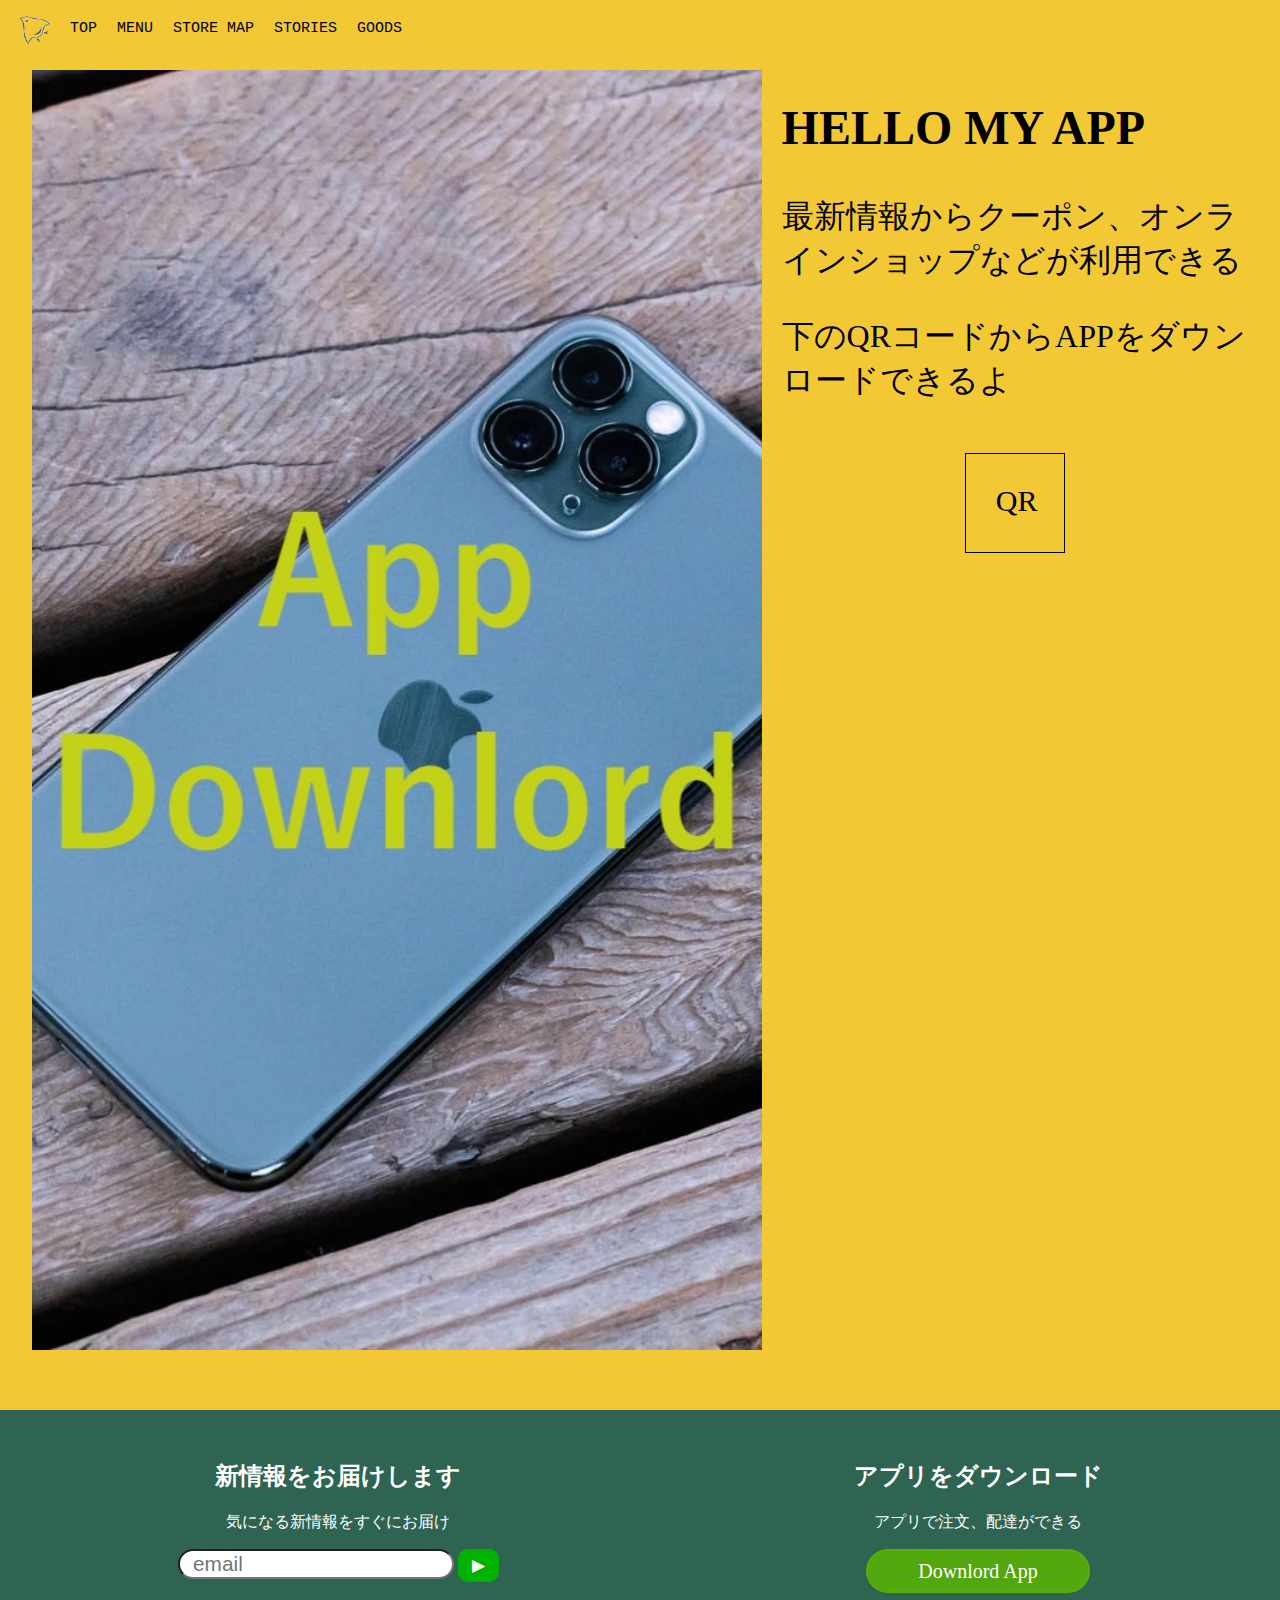
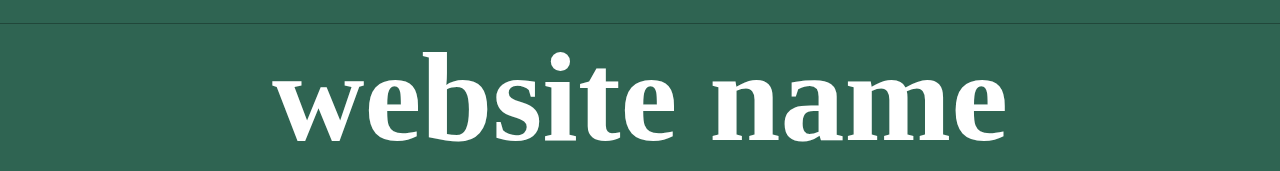
<file: doulord.html>
<html>
  <head>
    <meta charset="utf-8">
    <meta name="viewport" content="width=device-width, initial-scale=1.0">
    <title>ポートフォリオsample1</title>
    <link rel="stylesheet" href="https://maxcdn.bootstrapcdn.com/font-awesome/4.5.0/css/font-awesome.min.css">
    <link rel="stylesheet" href="doulord-stylesheet.css">
    <link rel="stylesheet" href="doulord-responsive.css">
  </head>
  <body>
    <header>
      <div class="content">
        <div class="header-left">
          <img src="icon1.png" class="logo">
          <div class="menuber">
          <input type="checkbox" id="overlay-input" />
          <label for="overlay-input" id="overlay-button"><span></span></label>
            <div id="overlay">
              <ul>
                <li><a href="index.html">TOP</a></li>
                <li><a href="menu.html">MENU</a></li>
                <li><a href="store map.html">STORE MAP</a></li>
                <li><a href="storie.html">STORIES</a></li>
                <li><a href="goods.html">GOODS</a></li>
              </ul>
            </div>
          </div>
          <div class="header-list">
            <a href="index.html" class="toplist">TOP</a>
            <a href="menu.html" class="toplist">MENU</a>
            <a href="store map.html" class="toplist">STORE MAP</a>
            <a href="storie.html" class="toplist">STORIES</a>
            <a href="goods.html" class="toplist">GOODS</a>
          </div>
        </div>
        <div class="header-right"></div>
        
      </div>
    </header>
    <main>
      <div class="maintop">
        <div class="main1">
          <div class="top-left">
            <a href="index.html" class="topback">TOP</a>
          </div>
        </div>
        <div class="main2">
          <div class="main2-1"></div>
          <div class="main2-2">
          <h2>HELLO MY APP</h2>
          <p>最新情報からクーポン、オンラインショップなどが利用できる</p>
          <p>下のQRコードからAPPをダウンロードできるよ</p>
          <div class="QR">QR</div>
          </div>
        </div>
    </main>
    <footer>
      <div class="footer-content">
        <div class="footer-left">
          <h2>新情報をお届けします</h2>
          <p>気になる新情報をすぐにお届け</p>
          <input type="email" class="email" placeholder="  email">
          <input type="submit" value="▶︎" class="button1">
          
        </div>
        <div class="footer-right">
          <h2>アプリをダウンロード</h2>
          <p>アプリで注文、配達ができる</p>
          <a href="doulord.html" class="button2">Downlord App</a>
        </div>

      </div>
      <div class="footer-down">
        <h1>website name</h1>
      </div>

    </footer>

    
  </body>
</html>
</file>
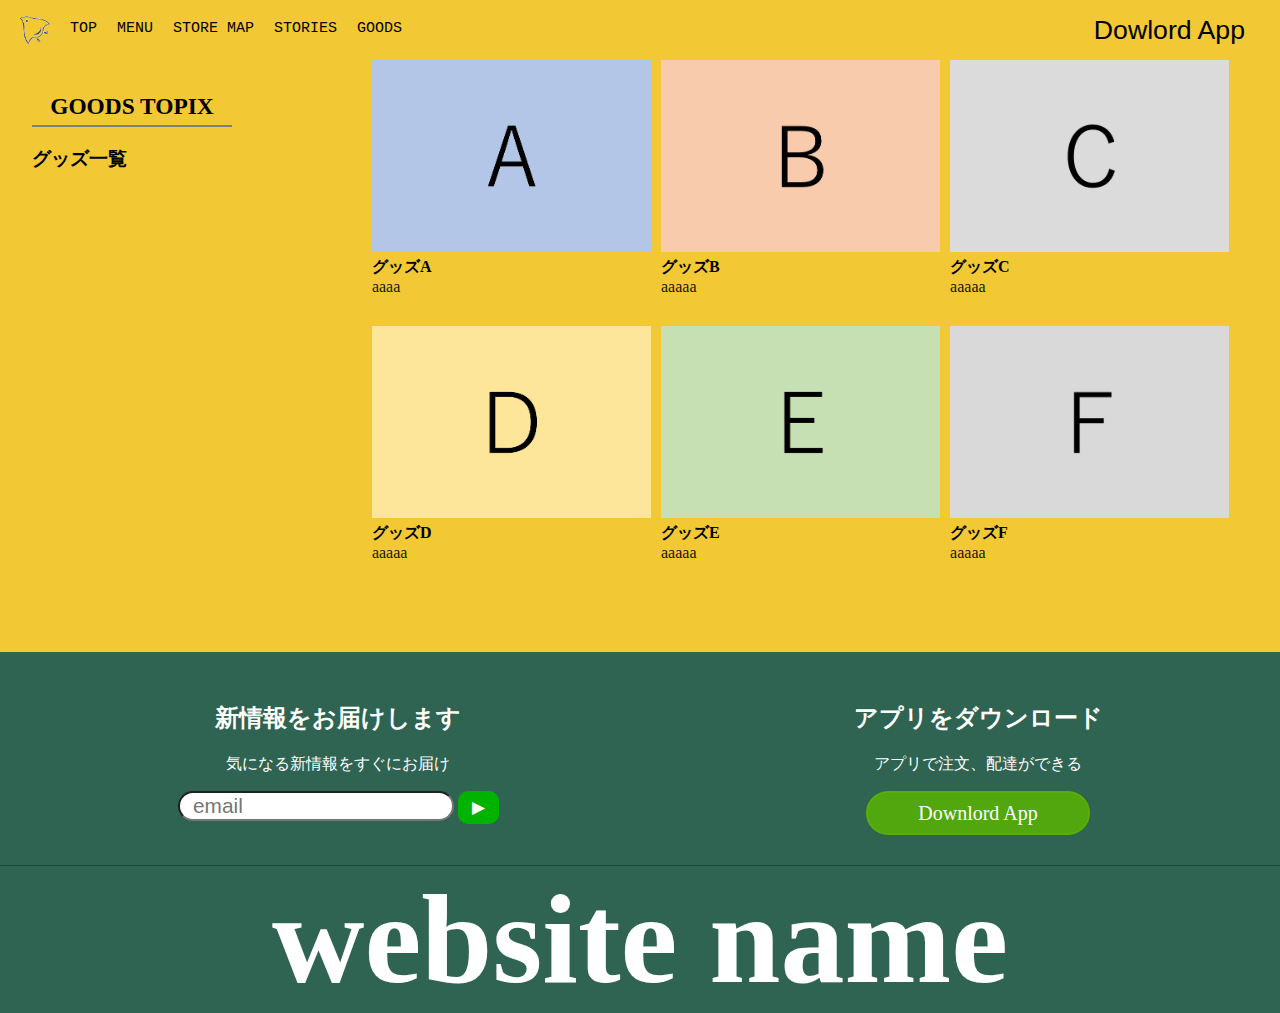
<file: goods.html>
<html>
  <head>
    <meta charset="utf-8">
    <meta name="viewport" content="width=device-width, initial-scale=1.0">
    <title>ポートフォリオsample1</title>
    <link rel="stylesheet" href="https://maxcdn.bootstrapcdn.com/font-awesome/4.5.0/css/font-awesome.min.css">
    <link rel="stylesheet" href="goods-stylesheet.css">
    <link rel="stylesheet" href="goods-responsive.css">
  </head>
  <body>
    <header>
      <div class="content">
        <div class="header-left">
          <img src="icon1.png" class="logo">
          <div class="menuber">
          <input type="checkbox" id="overlay-input" />
          <label for="overlay-input" id="overlay-button"><span></span></label>
            <div id="overlay">
              <ul>
                <li><a href="index.html">TOP</a></li>
                <li><a href="menu.html">MENU</a></li>
                <li><a href="store map.html">STORE MAP</a></li>
                <li><a href="storie.html">STORIES</a></li>
                <li><a href="goods.html">GOODS</a></li>
              </ul>
            </div>
          </div>
          <div class="header-list">
            <a href="index.html" class="toplist">TOP</a>
            <a href="menu.html" class="toplist">MENU</a>
            <a href="store map.html" class="toplist">STORE MAP</a>
            <a href="storie.html" class="toplist">STORIES</a>
            <a href="goods.html" class="toplist">GOODS</a>
          </div>
        </div>
        <div class="header-right">
          <a href="doulord.html" class="dowlord">Dowlord App</a>
          <a href="doulord.html" class="dowlord1">Dowlord<br>
            App</a>
        </div>
        
      </div>
    </header>

    <main>
      <div class="maintop">
        <div class="main1">
          <div class="top-left">
            <a href="index.html" class="topback">TOP</a>
          </div>
          <div class="main1-1">
            <h3 class="goods">GOODS TOPIX</h3>
          </div>
          <div class="main1-2">
            <h3>グッズ一覧</h3>
          </div>
        </div>
        <div class="main2">
          <div class="main2-2">
            <div class="img1"></div>
            <h4>グッズA</h4>
            <p>aaaa</p>
          </div>
          <div class="main2-2">
            <div class="img2"></div>
            <h4>グッズB</h4>
            <p>aaaaa</p>
          </div>
          <div class="main2-2">
            <div class="img3"></div>
            <h4>グッズC</h4>
            <p>aaaaa</p>
          </div>
          <div class="main2-2">
            <div class="img4"></div>
            <h4>グッズD</h4>
            <p>aaaaa</p>
          </div>
          <div class="main2-2">
            <div class="img5"></div>
            <h4>グッズE</h4>
            <p>aaaaa</p>
          </div>
          <div class="main2-2">
            <div class="img6"></div>
            <h4>グッズF</h4>
            <p>aaaaa</p>
          </div>
        </div>
       
      </div>

    </main>
    <footer>
      <div class="footer-content">
        <div class="footer-left">
          <h2>新情報をお届けします</h2>
          <p>気になる新情報をすぐにお届け</p>
          <input type="email" class="email" placeholder="  email">
          <input type="submit" value="▶︎" class="button1">
          
        </div>
        <div class="footer-right">
          <h2>アプリをダウンロード</h2>
          <p>アプリで注文、配達ができる</p>
          <a href="doulord.html" class="button2">Downlord App</a>
        </div>

      </div>
      <div class="footer-down">
        <h1>website name</h1>
      </div>

    </footer>
  </body>
</html>
</file>
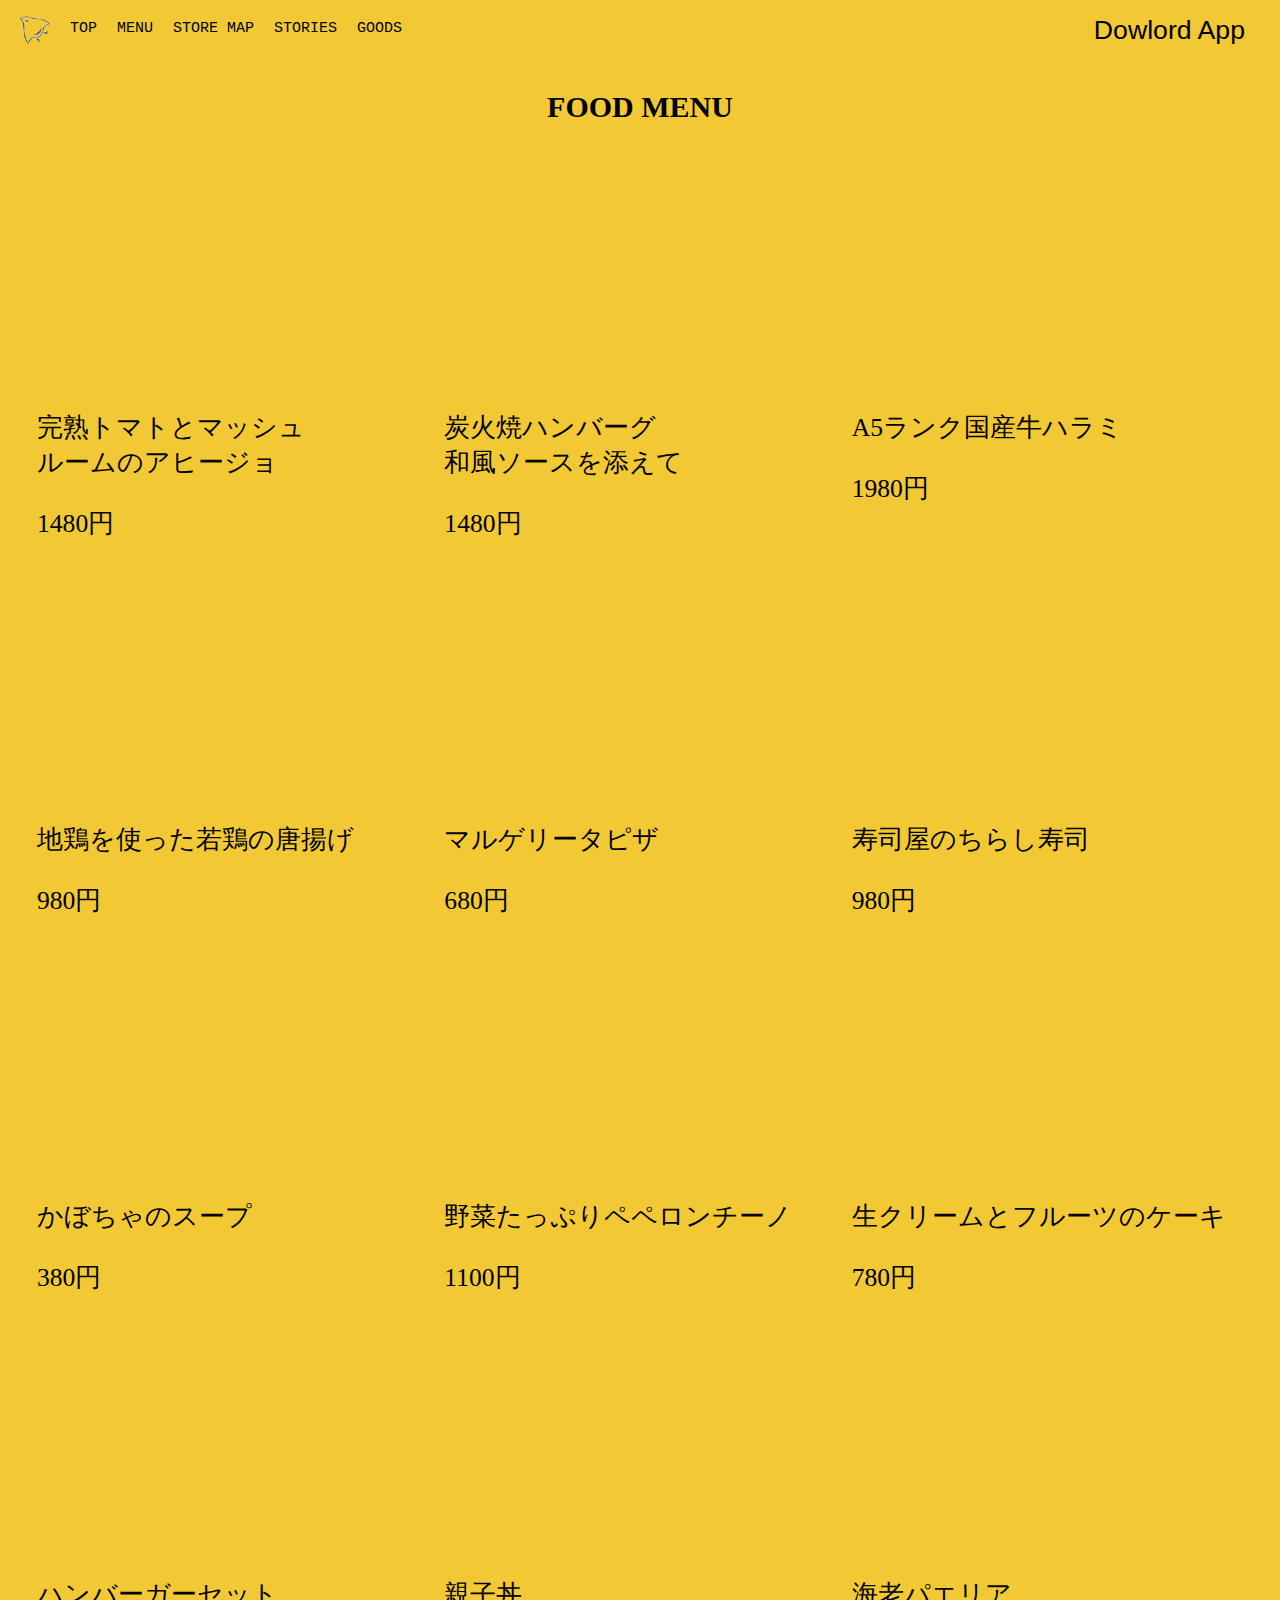
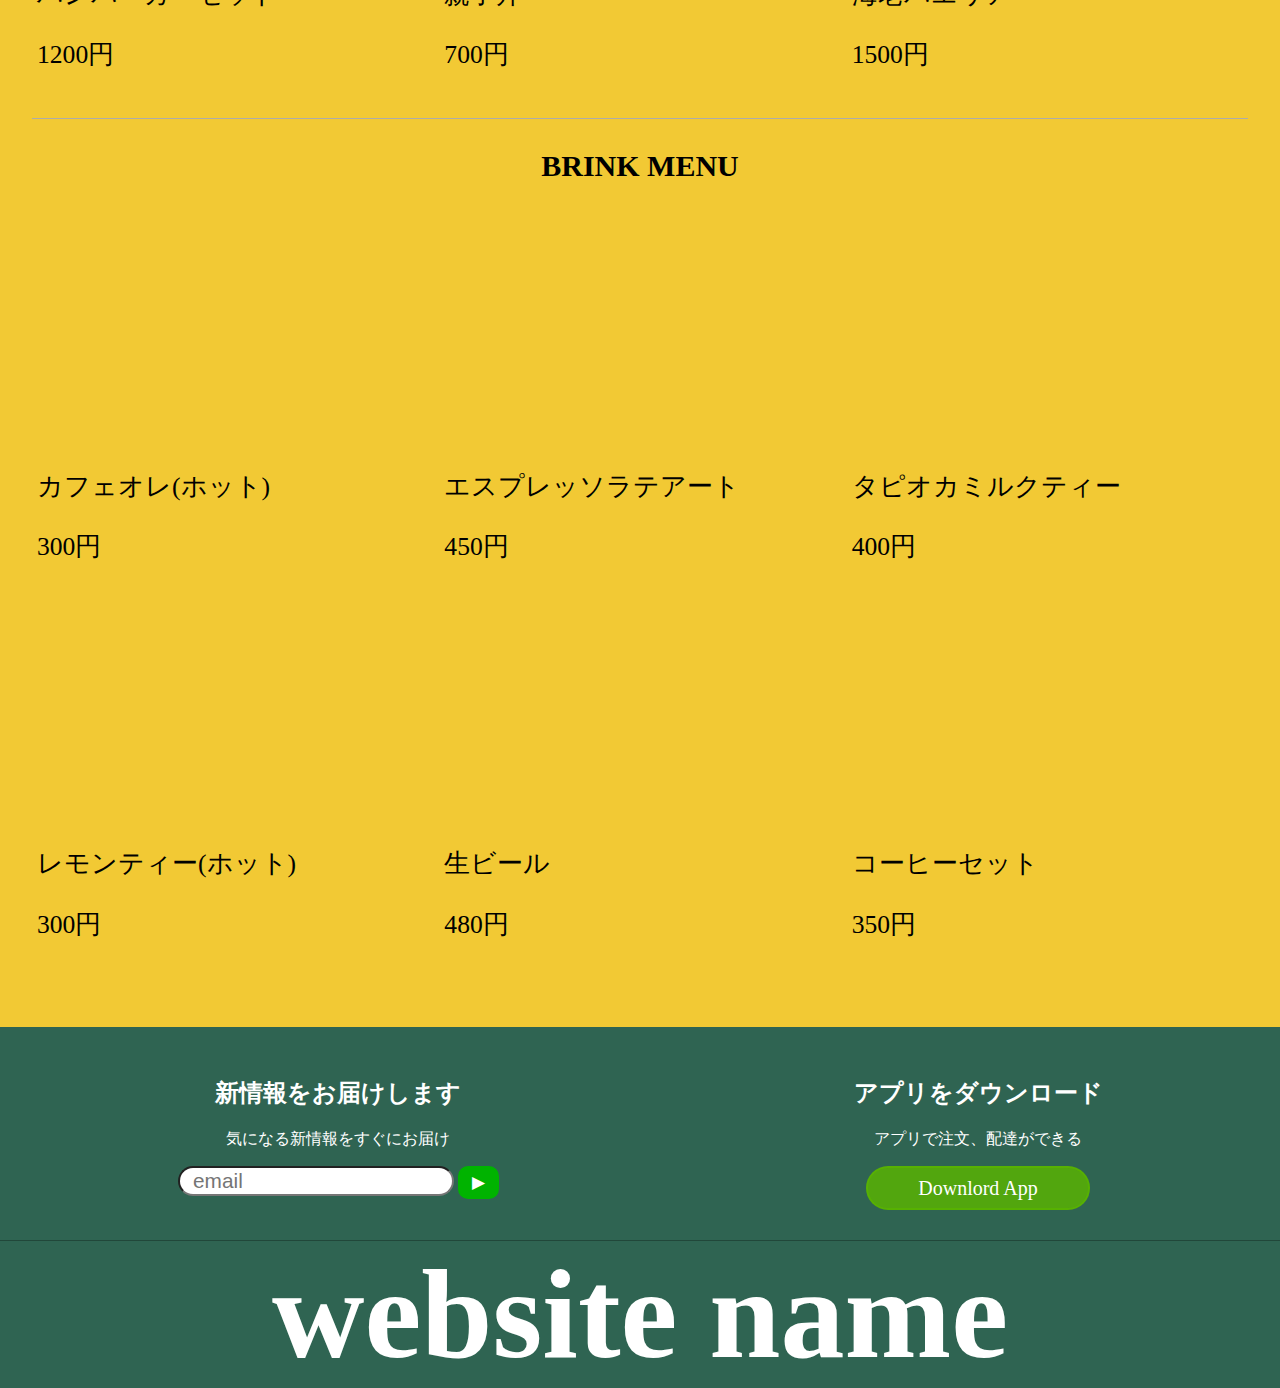
<file: menu.html>
<html>
  <head>
    <meta charset="utf-8">
    <meta name="viewport" content="width=device-width, initial-scale=1.0">
    <title>ポートフォリオsample1</title>
    <link rel="stylesheet" href="https://maxcdn.bootstrapcdn.com/font-awesome/4.5.0/css/font-awesome.min.css">
    <link rel="stylesheet" href="menu-stylesheet.css">
    <link rel="stylesheet" href="menu-responsive.css">
  </head>
   <body>
    <header>
      <div class="content">
        <div class="header-left">
          <img src="icon1.png" class="logo">
          <div class="menuber">
          <input type="checkbox" id="overlay-input" />
          <label for="overlay-input" id="overlay-button"><span></span></label>
            <div id="overlay">
              <ul>
                <li><a href="index.html">TOP</a></li>
                <li><a href="menu.html">MENU</a></li>
                <li><a href="store map.html">STORE MAP</a></li>
                <li><a href="storie.html">STORIES</a></li>
                <li><a href="goods.html">GOODS</a></li>
              </ul>
            </div>
          </div>
          <div class="header-list">
            <a href="index.html" class="toplist">TOP</a>
            <a href="menu.html" class="toplist">MENU</a>
            <a href="store map.html" class="toplist">STORE MAP</a>
            <a href="storie.html" class="toplist">STORIES</a>
            <a href="goods.html" class="toplist">GOODS</a>
          </div>
        </div>
        <div class="header-right">
          <a href="doulord.html" class="dowlord">Dowlord App</a>
          <a href="doulord.html" class="dowlord1">Dowlord<br>
            App</a>
        </div>
      </div>
    </header>
    <main>
      <div class="maintop">
        <div class="top-left">
          <a href="index.html" class="topback">TOP</a>
          <h3>FOOD MENU</h3>
        </div>
        <div class="top-right">

        </div>
        <div class="food-list">
          <div class="flist">
            <div class="picture list1-1"></div>
              <p id="list1-1">完熟トマトとマッシュ<br>ルームのアヒージョ</p>
              <p>1480円</p>
          </div>

          <div class="flist">
              <div class="picture list1-2"></div>
              <p id="list1-2">炭火焼ハンバーグ<br>和風ソースを添えて</p>
              <p>1480円</p>
          </div>

          <div class="flist">
              <div class="picture list1-3"></div>
              <p id="list1-3">A5ランク国産牛ハラミ</p>
              <p class="YENoffset">1980円</p>
          </div>

          <div class="flist">
            <div class="picture list1-4"></div>
            <p id="list1-4">地鶏を使った若鶏の唐揚げ</p>
            <p>980円</p>
          </div>

          <div class="flist">
            <div class="picture list1-5"></div>
            <p id="list1-5">マルゲリータピザ</p>
            <p>680円</p>
          </div>

          <div class="flist">
            <div class="picture list1-6"></div>
            <p id="list1-6">寿司屋のちらし寿司</p>
            <p>980円</p>
          </div>
    
          <div class="flist">
            <div class="picture list1-7"></div>
            <p id="list1-7">かぼちゃのスープ</p>
            <p>380円</p>
          </div>

          <div class="flist">
            <div class="picture list1-8"></div>
            <p id="list1-8">野菜たっぷりペペロンチーノ</p>
            <p>1100円</p>
          </div>

          <div class="flist">
            <div class="picture list1-9"></div>
            <p id="list1-9">生クリームとフルーツのケーキ</p>
            <p>780円</p>
          </div>

          <div class="flist">
            <div class="picture list1-10"></div>
            <p id="list1-10">ハンバーガーセット</p>
            <p>1200円</p>
          </div>

          <div class="flist">
            <div class="picture list1-11"></div>
            <p id="list1-11">親子丼</p>
            <p>700円</p>
          </div>

          <div class="flist">
            <div class="picture list1-12"></div>
            <p id="list1-12">海老パエリア</p>
            <p>1500円</p>
          </div>

        </div>
        <h2 class="brinkmenu">BRINK MENU</h2>
        <div class="drink-list">
          <div class="blist">
            <div class="picture list2-1"></div>
              <p>カフェオレ(ホット)</p>
              <p>300円</p>
          </div>

          <div class="blist">
            <div class="picture list2-2"></div>
              <p id="list2-2">エスプレッソラテアート</p>
              <p>450円</p>
          </div>

          <div class="blist">
            <div class="picture list2-3"></div>
              <p>タピオカミルクティー</p>
              <p>400円</p>
          </div>

          <div class="blist">
            <div class="picture list2-4"></div>
              <p>レモンティー(ホット)</p>
              <p>300円</p>
          </div>

          <div class="blist">
            <div class="picture list2-5"></div>
              <p>生ビール</p>
              <p>480円</p>
          </div>

          <div class="blist">
            <div class="picture list2-6"></div>
              <p>コーヒーセット</p>
              <p>350円</p>
          </div>
         </div>
      </div>
    </main>
    <footer>
      <div class="footer-content">
        <div class="footer-left">
          <h2>新情報をお届けします</h2>
          <p>気になる新情報をすぐにお届け</p>
          <input type="email" class="email" placeholder="  email">
          <input type="submit" value="▶︎" class="button1">
          
        </div>
        <div class="footer-right">
          <h2>アプリをダウンロード</h2>
          <p>アプリで注文、配達ができる</p>
          <a href="doulord.html" class="button2">Downlord App</a>
        </div>

      </div>
      <div class="footer-down">
        <h1>website name</h1>
      </div>

    </footer>



   </body>
</html>
</file>
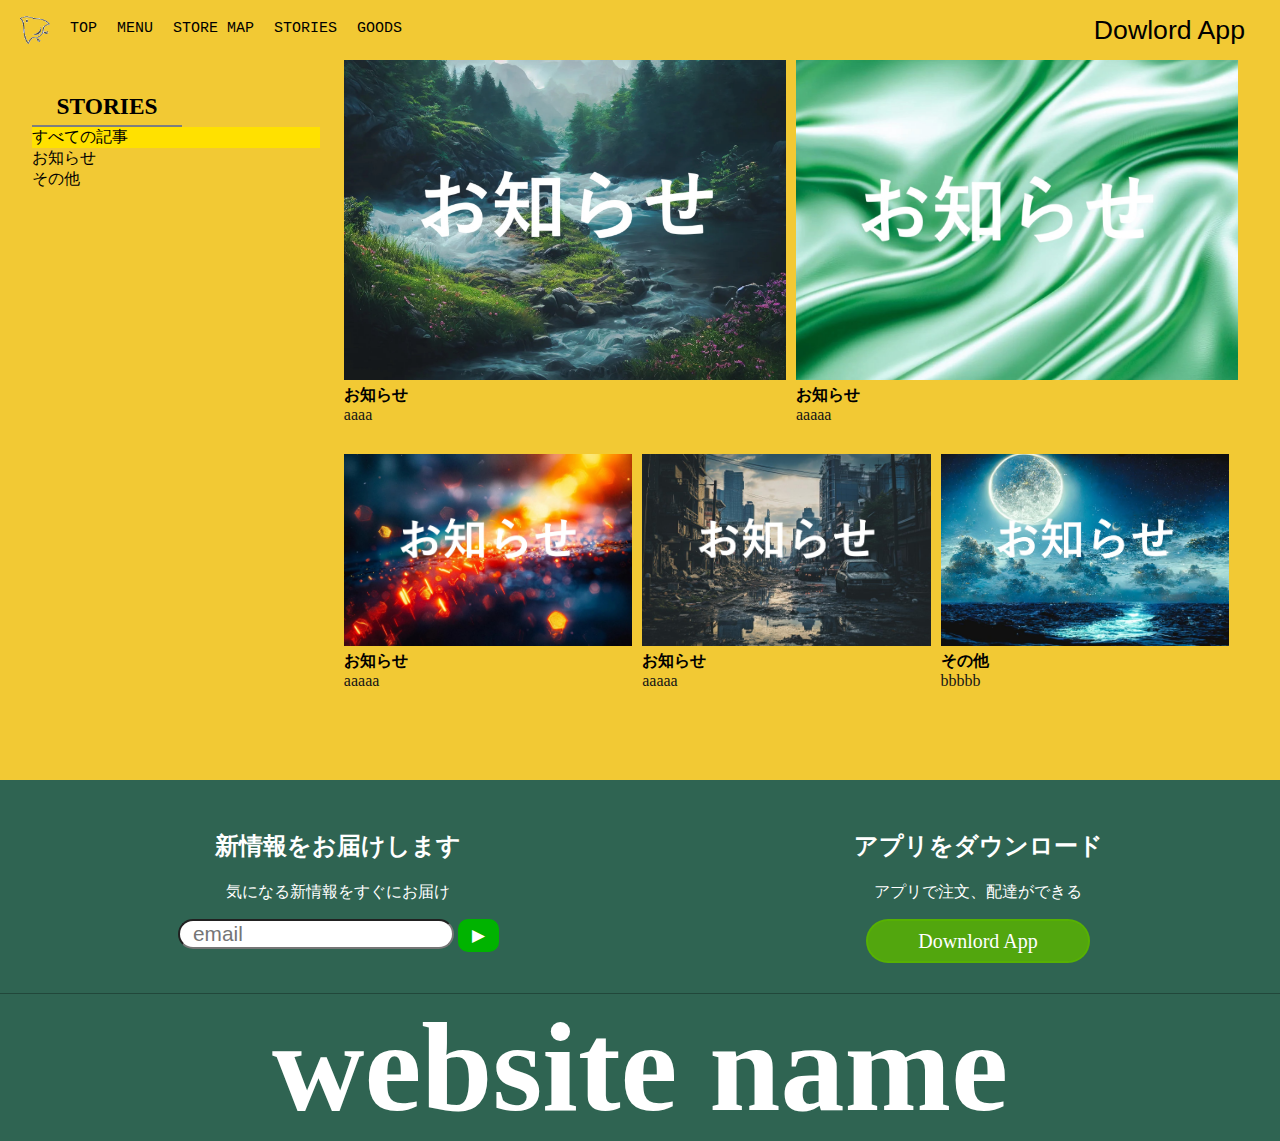
<file: storie.html>
<html>
  <head>
    <meta charset="utf-8">
    <meta name="viewport" content="width=device-width, initial-scale=1.0">
    <title>ポートフォリオsample1</title>
    <link rel="stylesheet" href="https://maxcdn.bootstrapcdn.com/font-awesome/4.5.0/css/font-awesome.min.css">
    <link rel="stylesheet" href="storie-stylesheet.css">
    <link rel="stylesheet" href="storie-responsive.css">
  </head>
  <body>
    <header>
      <div class="content">
        <div class="header-left">
          <img src="icon1.png" class="logo">
          <div class="menuber">
          <input type="checkbox" id="overlay-input" />
          <label for="overlay-input" id="overlay-button"><span></span></label>
            <div id="overlay">
              <ul>
                <li><a href="index.html">TOP</a></li>
                <li><a href="menu.html">MENU</a></li>
                <li><a href="store map.html">STORE MAP</a></li>
                <li><a href="storie.html">STORIES</a></li>
                <li><a href="goods.html">GOODS</a></li>
              </ul>
            </div>
          </div>
          <div class="header-list">
            <a href="index.html" class="toplist">TOP</a>
            <a href="menu.html" class="toplist">MENU</a>
            <a href="store map.html" class="toplist">STORE MAP</a>
            <a href="storie.html" class="toplist">STORIES</a>
            <a href="goods.html" class="toplist">GOODS</a>
          </div>
        </div>
        <div class="header-right">
          <a href="doulord.html" class="dowlord">Dowlord App</a>
          <a href="doulord.html" class="dowlord1">Dowlord<br>
            App</a>
        </div>
        
      </div>
    </header>
    <main>
      <div class="maintop tab">
        <div class="main1 tab__menu">
          <div class="top-left">
            <a href="index.html" class="topback">TOP</a>
          </div>
          <div class="main1-1">
            <h3 class="stories">STORIES</h3>
          </div>
          <div class="main1-2 tab__menu-item is-active" data-tab="01">すべての記事</div>
          <div class="main1-2 tab__menu-item" data-tab="02">お知らせ</div>
          <div class="main1-2 tab__menu-item" data-tab="03">その他</div>
        </div>
        <div class="main2 tab__panel">
          <div class="main2-2 tab__panel-box tab__panel-box00 is-show" data-panel="01">
            <div class="img1"></div>
            <h4>お知らせ</h4>
            <p class="tab__panel-text">aaaa</p>
          </div>
          <div class="main2-2 tab__panel-box tab__panel-box00" data-panel="02">
            <div class="img2"></div>
            <h4>お知らせ</h4>
            <p class="tab__panel-text">aaaaa</p>
          </div>
          <div class="main2-3 tab__panel-box tab__panel-box00" data-panel="03">
            <div class="img3"></div>
            <h4>お知らせ</h4>
            <p class="tab__panel-text">aaaaa</p>
          </div>
          <div class="main2-3 tab__panel-box tab__panel-box00" data-panel="04">
            <div class="img4"></div>
            <h4>お知らせ</h4>
            <p class="tab__panel-text">aaaaa</p>
          </div>
          <div class="main2-3 tab__panel-box1 tab__panel-box00" data-panel="05">
            <div class="img5"></div>
            <h4>その他</h4>
            <p class="tab__panel-text">bbbbb</p>
          </div>
        </div>
       
      </div>

    </main>
    <footer>
      <div class="footer-content">
        <div class="footer-left">
          <h2>新情報をお届けします</h2>
          <p>気になる新情報をすぐにお届け</p>
          <input type="email" class="email" placeholder="  email">
          <input type="submit" value="▶︎" class="button1">
          
        </div>
        <div class="footer-right">
          <h2>アプリをダウンロード</h2>
          <p>アプリで注文、配達ができる</p>
          <a href="doulord.html" class="button2">Downlord App</a>
        </div>

      </div>
      <div class="footer-down">
        <h1>website name</h1>
      </div>

    </footer>

    <script src="main.js"></script>
  </body>
</html>
</file>
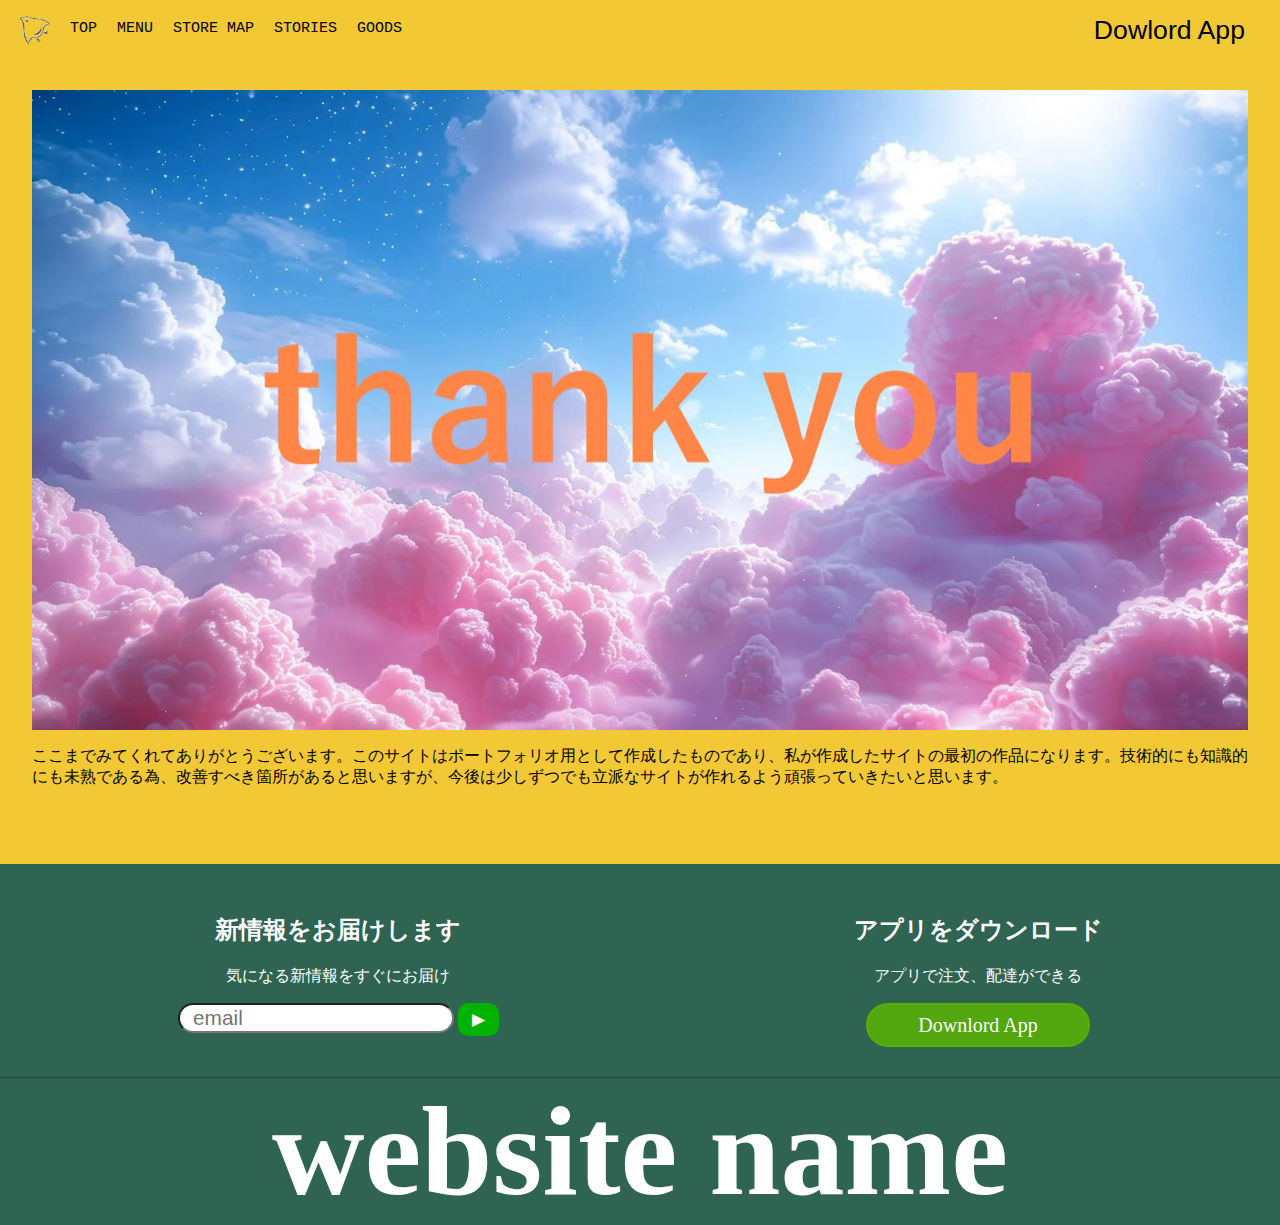
<file: thank you.html>
<html>
  <head>
    <meta charset="utf-8">
    <meta name="viewport" content="width=device-width, initial-scale=1.0">
    <title>ポートフォリオsample1</title>
    <link rel="stylesheet" href="https://maxcdn.bootstrapcdn.com/font-awesome/4.5.0/css/font-awesome.min.css">
    <link rel="stylesheet" href="thank you-stylesheet.css">
    <link rel="stylesheet" href="thank you-responsive.css">
  </head>
  <body>
    <header>
      <div class="content">
        <div class="header-left">
          <img src="icon1.png" class="logo">
          <div class="menuber">
          <input type="checkbox" id="overlay-input" />
          <label for="overlay-input" id="overlay-button"><span></span></label>
            <div id="overlay">
              <ul>
                <li><a href="index.html">TOP</a></li>
                <li><a href="menu.html">MENU</a></li>
                <li><a href="store map.html">STORE MAP</a></li>
                <li><a href="storie.html">STORIES</a></li>
                <li><a href="goods.html">GOODS</a></li>
              </ul>
            </div>
          </div>
          <div class="header-list">
            <a href="index.html" class="toplist">TOP</a>
            <a href="menu.html" class="toplist">MENU</a>
            <a href="store map.html" class="toplist">STORE MAP</a>
            <a href="storie.html" class="toplist">STORIES</a>
            <a href="goods.html" class="toplist">GOODS</a>
          </div>
        </div>
        <div class="header-right">
          <a href="doulord.html" class="dowlord">Dowlord App</a>
          <a href="doulord.html" class="dowlord1">Dowlord<br>
            App</a>
        </div>
        
      </div>
    </header>
    <main>
      <div class="maintop">
        <div class="main1">
          <div class="top-left">
            <a href="index.html" class="topback">TOP</a>
          </div>
        </div>
        <div class="main1-1"></div>
        <p>ここまでみてくれてありがとうございます。このサイトはポートフォリオ用として作成したものであり、私が作成したサイトの最初の作品になります。技術的にも知識的にも未熟である為、改善すべき箇所があると思いますが、今後は少しずつでも立派なサイトが作れるよう頑張っていきたいと思います。</p>

      </div>

    </main>
    <footer>
      <div class="footer-content">
        <div class="footer-left">
          <h2>新情報をお届けします</h2>
          <p>気になる新情報をすぐにお届け</p>
          <input type="email" class="email" placeholder="  email">
          <input type="submit" value="▶︎" class="button1">
          
        </div>
        <div class="footer-right">
          <h2>アプリをダウンロード</h2>
          <p>アプリで注文、配達ができる</p>
          <a href="doulord.html" class="button2">Downlord App</a>
        </div>

      </div>
      <div class="footer-down">
        <h1>website name</h1>
      </div>

    </footer>

    
  </body>
</html>
</file>
<file: doulord-stylesheet.css>
* {
    box-sizing: border-box;
  }
  
  body {
    margin: 0;
    font-family: "Hiragino Kaku Gothic ProN";
  }
  
  a {
    text-decoration: none;
  }

/* -------------------- CSSスタート -------------------- */
main{
  background-color:rgb(242, 201, 52);
  width: 100%;
}
/* バウンススクロール時のカラースタイル */
body::before,
body::after {
content: "";
display: block;
width: 100%;
height: 50%;
position: fixed;
left: 0;
z-index: -1;
}
body::before {
top: 0;
background-color: rgb(242, 201, 52);
}
body::after {
bottom: 0;
background-color: rgb(47, 100, 82);
} 

.top-left{
  text-align: start;
}
.top-left a{
  color:#000000;
  font-size:20px;
  position: relative;
}
.top-left a::after {
  background-color: currentColor;
  bottom: -6px;
  content: "";
  height: 2px;
  left: 0;
  position: absolute;
  transform: scale(0, 1);
  transform-origin: right top;
  transition: transform .1s;
  width: 100%;
}
.top-left a:hover::after{
  transform-origin: left top;
  transform: scale(1, 1);
}

.content{
  width:100%;
  display:flex;
  position:fixed;
  height:60px;
  z-index:1;
  background-color:rgb(242, 201, 52) ;
}
.header-left{
  background-color:rgb(242, 201, 52);
  width:50%;
  display:flex;
}
.header-list{
  display:flex;

}
.menuber{
  display:none;
}

.header-list a{
  padding:20px 10px;
  text-align:center;
  color:rgb(0, 0, 0);
  font-size:15px;
  font-family: 'Courier New', Courier, monospace;
}
.toplist:hover{
  display  : inline-block;
  animation: rollkAnime 0.7s linear ;
}
@keyframes rollkAnime{
  50% {
        transform: rotateX(180deg);
      }
 100% {
        transform: rotateX(360deg);
      }
}


.logo{
  height:30px;
  width:30px;
  margin:auto 10px auto 20px;
}

.main1{
  display: flex;
  flex-direction:column; 
  color:#ffffff;
  padding-right:2%;
  white-space:nowrap;
  flex-grow:1;
}

.maintop{
  width: 95%;
  margin: 0 auto;
  padding:60px 0;
  display: flex;
  flex-direction: column; 
}
.topback{
  display:none;
}
.top-left a{
  color:#000000;
  font-size:20px;
  position: relative;
}
.top-left a::after {
  background-color: currentColor;
  bottom: -6px;
  content: "";
  height: 2px;
  left: 0;
  position: absolute;
  transform: scale(0, 1);
  transform-origin: right top;
  transition: transform .1s;
  width: 100%;
}
.top-left a:hover::after{
  transform-origin: left top;
  transform: scale(1, 1);
}
.main2{
  display: flex;
  flex-wrap:nowrap; 
}
.main2-1{
  background-image: url(img/Appdownlord.jpg);
  background-size: cover;
  background-position:25% 0;
  width:100%;
  height:100vw;
  margin-top:10px;
  flex-basis:60%;
}
.main2-2{
  padding-left: 20px;
  font-size: 2.5vw;
  flex-basis:40%;
}
.QR{
  border:1px solid #000000;
  font-size:30px;
  text-align: center;
  padding:30px;
  width:100px;
  height:100px;
  margin:50px auto;
}






footer{
  background-color: rgb(47, 100, 82);
  padding-top:10px;
  color: #ffffff;
  text-align: center;
}
.footer-content{
  display: flex;
  justify-content: space-around;
  padding:20px 0px 30px 0;
  border-bottom:1px solid #00000048;
}

.button2 {
  display       : inline-block;
  border-radius : 50px;          /* 角丸       */
  font-size     : 15pt;        /* 文字サイズ */
  text-align    : center;      /* 文字位置   */
  cursor        : pointer;     /* カーソル   */
  padding       : 10px 50px;   /* 余白       */
  background    : rgba(89, 179, 0, 0.83);     /* 背景色     */
  color         : #ffffff;     /* 文字色     */
  line-height   : 1em;         /* 1行の高さ  */
  transition    : .3s;         /* なめらか変化 */
  border        : 2px solid rgba(89, 179, 0, 0.83);    /* 枠の指定 */
}
.button2:hover {
  color         : rgba(89, 179, 0, 0.83);     /* 背景色     */
  background    : #ffffff;     /* 文字色     */
}
.email{
  font-size:130%;
  border-radius: 30px;
}
.button1 {
  display       : inline-block;
  border-radius : 10px;          /* 角丸       */
  font-size     : 13pt;        /* 文字サイズ */
  text-align    : center;      /* 文字位置   */
  cursor        : pointer;     /* カーソル   */
  padding       : 6px 12px;   /* 余白       */
  background    : #00b300;     /* 背景色     */
  color         : #ffffff;     /* 文字色     */
  line-height   : 1em;         /* 1行の高さ  */
  transition    : .3s;         /* なめらか変化 */
  border        : 2px solid #00b300;    /* 枠の指定 */
}
.button1:hover {
  background-color: #009600;
  border-color: #009600;
  color         : #000000;     /* 背景色     */
}
.footer-down h1{
  margin:0;
  font-size:10vw;
  @import url('https://fonts.googleapis.com/css2?family=Sacramento&display=swap');
  font-family: 'Sacramento', cursive;
}
</file>
<file: doulord-responsive.css>
/* ipad向けレイアウト */
@media all and (max-width: 1000px) {
  .header-list{
    display:none;
   }
  .logo{
    display:none;
   }
  .menuber{
    display: block;

  }
  .topback{
    display:inline-block;
  }
  body {
    background: rgb(242, 201, 52);
    margin: 0;
    font-family: arial;
    width: 100vw;
    height: 100vh;
    animation: bugfix infinite 1s;
    -webkit-animation: bugfix infinite 1s;
  }
  
  @keyframes bugfix {
    from {
      padding: 0;
    }
    to {
      padding: 0;
    }
  }
  @-webkit-keyframes bugfix {
    from {
      padding: 0;
    }
    to {
      padding: 0;
    }
  }
  #overlay-button {
    position: absolute;
    left:10px;
    top: 0px;
    padding: 26px 11px;
    z-index: 5;
    cursor: pointer;
    user-select: none;
  }
  #overlay-button span {
    height: 4px;
    width: 35px;
    border-radius: 2px;
    background-color: rgb(188, 188, 188);
    position: relative;
    display: block;
    transition: all .2s ease-in-out;
  }
  #overlay-button span:before {
    top: -10px;
    visibility: visible;
  }
  #overlay-button span:after {
    top: 10px;
  }
  #overlay-button span:before, #overlay-button span:after {
    height: 4px;
    width: 35px;
    border-radius: 2px;
    background-color: rgb(187, 187, 187);
    position: absolute;
    content: "";
    transition: all .2s ease-in-out;
  }
  #overlay-button:hover span, #overlay-button:hover span:before, #overlay-button:hover span:after {
    background: #fff;
  }
  
  input[type=checkbox] {
    display: none; 
    
  }
  
  input[type=checkbox]:checked ~ #overlay {
    visibility: visible; 
  }
  
  input[type=checkbox]:checked ~ #overlay-button:hover span, input[type=checkbox]:checked ~ #overlay-button span {
    background: transparent;
    
    
  }
  input[type=checkbox]:checked ~ #overlay-button span:before {
    transform: rotate(45deg) translate(7px, 7px);
  
  }
  input[type=checkbox]:checked ~ #overlay-button span:after {
    transform: rotate(-45deg) translate(7px, -7px);
  
  
  }
  
  #overlay {
    height: 100vh;
    width: 100vw;
    background: #ec6451;
    z-index: 2;
    visibility: hidden;
    position: fixed;
    left: 0px;
  }
  #overlay ul {
    display: flex;
    justify-content: center;
    align-items: center;
    flex-direction: column;
    text-align: center;
    height: 100vh;
    padding-left: 0;
    list-style-type: none;
  }
  #overlay ul li {
    padding: 1em;
  }
  #overlay ul li a {
    color: #fff;
    text-decoration: none;
    font-size: 1.5em;
  }
  #overlay ul li a:hover {
    color: #000!important;
  }
}
  /* iphone向けレイアウト */
  @media all and (max-width: 670px) {
    .header-list{
      display:none;
     }
    .logo{
      display:none;
     }
    .menuber{
      display: block;
  
    }
      body {
        background: rgb(242, 201, 52);
        margin: 0;
        font-family: arial;
        width: 100vw;
        height: 100vh;
        animation: bugfix infinite 1s;
        -webkit-animation: bugfix infinite 1s;
      }
    .top-left{
      padding-left:10px;
    }

    
    @keyframes bugfix {
      from {
        padding: 0;
      }
      to {
        padding: 0;
      }
    }
    @-webkit-keyframes bugfix {
      from {
        padding: 0;
      }
      to {
        padding: 0;
      }
    }
    #overlay-button {
      position: absolute;
      left:10px;
      top: 0px;
      padding: 26px 11px;
      z-index: 5;
      cursor: pointer;
      user-select: none;
    }
    #overlay-button span {
      height: 4px;
      width: 35px;
      border-radius: 2px;
      background-color: rgb(188, 188, 188);
      position: relative;
      display: block;
      transition: all .2s ease-in-out;
    }
    #overlay-button span:before {
      top: -10px;
      visibility: visible;
    }
    #overlay-button span:after {
      top: 10px;
    }
    #overlay-button span:before, #overlay-button span:after {
      height: 4px;
      width: 35px;
      border-radius: 2px;
      background-color: rgb(187, 187, 187);
      position: absolute;
      content: "";
      transition: all .2s ease-in-out;
    }
    #overlay-button:hover span, #overlay-button:hover span:before, #overlay-button:hover span:after {
      background: #fff;
    }
    
    input[type=checkbox] {
      display: none; 
      
    }
    
    input[type=checkbox]:checked ~ #overlay {
      visibility: visible; 
    }
    
    input[type=checkbox]:checked ~ #overlay-button:hover span, input[type=checkbox]:checked ~ #overlay-button span {
      background: transparent;
      
      
    }
    input[type=checkbox]:checked ~ #overlay-button span:before {
      transform: rotate(45deg) translate(7px, 7px);
    
    }
    input[type=checkbox]:checked ~ #overlay-button span:after {
      transform: rotate(-45deg) translate(7px, -7px);
    
    
    }
    
    #overlay {
      height: 100vh;
      width: 100vw;
      background: #ec6451;
      z-index: 2;
      visibility: hidden;
      position: fixed;
    }
    #overlay ul {
      display: flex;
      justify-content: center;
      align-items: center;
      flex-direction: column;
      text-align: center;
      height: 100vh;
      padding-left: 0;
      list-style-type: none;
    }
    #overlay ul li {
      padding: 1em;
    }
    #overlay ul li a {
      color: #fff;
      text-decoration: none;
      font-size: 1.5em;
    }
    #overlay ul li a:hover {
      color: #000!important;
    }
    .dowlord{
      display:none;
    }
    .dowlord1{
      display:inline-block;
    font-size: 15px;
    padding:5px 10px;
    color: #000000;
    }
  .dowlord1:hover{
    transition: all 1s;
    color:#000000;
    letter-spacing:2px;
    }
  .box2{
    font-size:15px;
    overflow-wrap:normal;
  
  }

.footer-content{
  display: flex;
  flex-direction: column;
}
.footer-right{
  padding-top:20px;
}

  }
</file>
<file: goods-stylesheet.css>
* {
    box-sizing: border-box;
  }
  
  body {
    margin: 0;
    font-family: "Hiragino Kaku Gothic ProN";
  }
  
  a {
    text-decoration: none;
  }

/* -------------------- CSSスタート -------------------- */

main{
  background-color:rgb(242, 201, 52);
  width: 100%;
}
.maintop{
  width: 95%;
  margin: 0 auto;
  padding:60px 0;
}
.top-left{
  text-align: start;
}
.top-left a{
  color:#000000;
  font-size:20px;
  position: relative;
}
.top-left a::after {
  background-color: currentColor;
  bottom: -6px;
  content: "";
  height: 2px;
  left: 0;
  position: absolute;
  transform: scale(0, 1);
  transform-origin: right top;
  transition: transform .1s;
  width: 100%;
}
.top-left a:hover::after{
  transform-origin: left top;
  transform: scale(1, 1);
}



/* バウンススクロール時のカラースタイル */
body::before,
body::after {
content: "";
display: block;
width: 100%;
height: 50%;
position: fixed;
left: 0;
z-index: -1;
}
body::before {
top: 0;
background-color: rgb(242, 201, 52);
}
body::after {
bottom: 0;
background-color: rgb(47, 100, 82);
} 

.maintop{
  width: 95%;
  margin: 0 auto;
}

.content{
  width:100%;
  display:flex;
  justify-content: space-around; 
  position:fixed;
  height:60px;
  z-index:1;
}
.header-left{
  background-color:rgb(242, 201, 52);
  width:50%;
  display:flex;
}
.header-list{
  display:flex;
}
.menuber{
  display:none;
}

.header-list a{
  padding:20px 10px;
  text-align:center;
  color:rgb(0, 0, 0);
  font-size:15px;
  font-family: 'Courier New', Courier, monospace;
}
.toplist:hover{
  display  : inline-block;
  animation: rollkAnime 0.7s linear ;
}
@keyframes rollkAnime{
  50% {
        transform: rotateX(180deg);
      }
 100% {
        transform: rotateX(360deg);
      }
}
.header-right{
  width:50%;
  background-color:rgb(242, 201, 52);
  font-size     : 20pt;        /* 文字サイズ */
  padding:10px 5px;
  text-align:end;
}
.dowlord{
  display       : inline-block;
  cursor        : pointer;     /* カーソル   */
  color         : #000000;     /* 文字色     */
  font-family:'Lucida Sans', 'Lucida Sans Regular', 'Lucida Grande', 'Lucida Sans Unicode', Geneva, Verdana, sans-serif;
  padding:5px 30px 5px 0;
  color: rgb(0, 0, 0);
}
.dowlord1{
  display:none;
}
.dowlord:hover{
  transition: all 1s;
  color:#000000;
  letter-spacing:2px;
}
.logo{
  height:30px;
  width:30px;
  margin:auto 10px auto 20px;
}

.main1{
  display: flex;
  flex-direction:column; 
  color:#ffffff;
  padding-right:2%;
  white-space:nowrap;
  flex-grow:1;
}
.main-map{
  flex-grow:4;
  height: 100vh;
  overflow: hidden;
}
.main-map iframe {
  width: 100%;
  height: calc(100% + 63px);
  margin-top: -63px;
}
.maintop{
  width: 95%;
  margin: 0 auto;
  padding:60px 0;
  display: flex;
  justify-content:space-around; 
}
.topback{
  display:none;
}
.top-left a{
  color:#000000;
  font-size:20px;
  position: relative;
}
.top-left a::after {
  background-color: currentColor;
  bottom: -6px;
  content: "";
  height: 2px;
  left: 0;
  position: absolute;
  transform: scale(0, 1);
  transform-origin: right top;
  transition: transform .1s;
  width: 100%;
}
.top-left a:hover::after{
  transform-origin: left top;
  transform: scale(1, 1);
}

.top-left h3{
  text-align: center;
  font-size: 30px;
}
.main1-1{
  padding-top:10px;
  border-bottom:2px solid rgb(126, 126, 126);
  color:#000000;
  font-size:20px;
  width:200px;
  text-align: center;
}
.main1-1 h3{
  margin-bottom: 5px;
}
.main1-2 p{
  margin-top:0px;
  margin-bottom:30px;
}
.main1-2 h3{
  margin-bottom: 0px;
}
.main1-2{
  color: #000000;
}
.main2{
  display: flex;
  flex-wrap:wrap;
  flex-grow:4;
}
.main2 h4{
  margin-bottom: 0;
  margin-top: 5;
}
.main2 p{
  margin-top: 0;
  margin-bottom:30px;
  color: rgb(20, 20, 20);
}
.main2-2{
  width:33%;
  padding-right:10px;
}
.img1{
  background-image: url(img/A.png);
  background-size:cover;
  background-position: center;
  height:15vw;
}
.img2{
  background-image: url(img/B.png);
  background-size: cover;
  background-position: center;
  height:15vw;
}
.img3{
  background-image: url(img/C.png);
  background-size: cover;
  background-position: center;
  height:15vw;
}
.img4{
  background-image: url(img/D.png);
  background-size: cover;
  background-position: center;
  height:15vw;
}
.img5{
  background-image: url(img/E.png);
  background-size: cover;
  background-position: center;
  height:15vw;
}
.img6{
  background-image: url(img/F.png);
  background-size: cover;
  background-position: center;
  height:15vw;
}






footer{
  background-color: rgb(47, 100, 82);
  padding-top:10px;
  color: #ffffff;
  text-align: center;
}
.footer-content{
  display: flex;
  justify-content: space-around;
  padding:20px 0px 30px 0;
  border-bottom:1px solid #00000048;
}

.button2 {
  display       : inline-block;
  border-radius : 50px;          /* 角丸       */
  font-size     : 15pt;        /* 文字サイズ */
  text-align    : center;      /* 文字位置   */
  cursor        : pointer;     /* カーソル   */
  padding       : 10px 50px;   /* 余白       */
  background    : rgba(89, 179, 0, 0.83);     /* 背景色     */
  color         : #ffffff;     /* 文字色     */
  line-height   : 1em;         /* 1行の高さ  */
  transition    : .3s;         /* なめらか変化 */
  border        : 2px solid rgba(89, 179, 0, 0.83);    /* 枠の指定 */
}
.button2:hover {
  color         : rgba(89, 179, 0, 0.83);     /* 背景色     */
  background    : #ffffff;     /* 文字色     */
}
.email{
  font-size:130%;
  border-radius: 30px;
}
.button1 {
  display       : inline-block;
  border-radius : 10px;          /* 角丸       */
  font-size     : 13pt;        /* 文字サイズ */
  text-align    : center;      /* 文字位置   */
  cursor        : pointer;     /* カーソル   */
  padding       : 6px 12px;   /* 余白       */
  background    : #00b300;     /* 背景色     */
  color         : #ffffff;     /* 文字色     */
  line-height   : 1em;         /* 1行の高さ  */
  transition    : .3s;         /* なめらか変化 */
  border        : 2px solid #00b300;    /* 枠の指定 */
}
.button1:hover {
  background-color: #009600;
  border-color: #009600;
  color         : #000000;     /* 背景色     */
}
.footer-down h1{
  margin:0;
  font-size:10vw;
  @import url('https://fonts.googleapis.com/css2?family=Sacramento&display=swap');
  font-family: 'Sacramento', cursive;
}
</file>
<file: goods-responsive.css>
/* ipad向けレイアウト */
 @media all and (max-width: 1000px) {
  .header-list{
    display:none;
   }
  .logo{
    display:none;
   }
  .menuber{
    display: block;

  }
  .topback{
    display:inline-block;
  }
  body {
    background: rgb(242, 201, 52);
    margin: 0;
    font-family: arial;
    width: 100vw;
    height: 100vh;
    animation: bugfix infinite 1s;
    -webkit-animation: bugfix infinite 1s;
  }


  @keyframes bugfix {
    from {
      padding: 0;
    }
    to {
      padding: 0;
    }
  }
  @-webkit-keyframes bugfix {
    from {
      padding: 0;
    }
    to {
      padding: 0;
    }
  }
  #overlay-button {
    position: absolute;
    left:10px;
    top: 0px;
    padding: 26px 11px;
    z-index: 5;
    cursor: pointer;
    user-select: none;
  }
  #overlay-button span {
    height: 4px;
    width: 35px;
    border-radius: 2px;
    background-color: rgb(188, 188, 188);
    position: relative;
    display: block;
    transition: all .2s ease-in-out;
  }
  #overlay-button span:before {
    top: -10px;
    visibility: visible;
  }
  #overlay-button span:after {
    top: 10px;
  }
  #overlay-button span:before, #overlay-button span:after {
    height: 4px;
    width: 35px;
    border-radius: 2px;
    background-color: rgb(187, 187, 187);
    position: absolute;
    content: "";
    transition: all .2s ease-in-out;
  }
  #overlay-button:hover span, #overlay-button:hover span:before, #overlay-button:hover span:after {
    background: #fff;
  }
  
  input[type=checkbox] {
    display: none; 
    
  }
  
  input[type=checkbox]:checked ~ #overlay {
    visibility: visible; 
  }
  
  input[type=checkbox]:checked ~ #overlay-button:hover span, input[type=checkbox]:checked ~ #overlay-button span {
    background: transparent;
    
    
  }
  input[type=checkbox]:checked ~ #overlay-button span:before {
    transform: rotate(45deg) translate(7px, 7px);
  
  }
  input[type=checkbox]:checked ~ #overlay-button span:after {
    transform: rotate(-45deg) translate(7px, -7px);
  
  
  }
  
  #overlay {
    height: 100vh;
    width: 100vw;
    background: #ec6451;
    z-index: 2;
    visibility: hidden;
    position: fixed;
  }
  #overlay ul {
    display: flex;
    justify-content: center;
    align-items: center;
    flex-direction: column;
    text-align: center;
    height: 100vh;
    padding-left: 0;
    list-style-type: none;
  }
  #overlay ul li {
    padding: 1em;
  }
  #overlay ul li a {
    color: #fff;
    text-decoration: none;
    font-size: 1.5em;
  }
  #overlay ul li a:hover {
    color: #000!important;
  }
}
  /* iphone向けレイアウト */
  @media all and (max-width: 670px) {
    .header-list{
      display:none;
     }
    .logo{
      display:none;
     }
    .menuber{
      display: block;
  
    }

    body {
      background: rgb(242, 201, 52);
      margin: 0;
      font-family: arial;
      width: 100vw;
      height: 100vh;
      animation: bugfix infinite 1s;
      -webkit-animation: bugfix infinite 1s;
    }
    .top-left{
      padding-left:10px;
    }
    
    @keyframes bugfix {
      from {
        padding: 0;
      }
      to {
        padding: 0;
      }
    }
    @-webkit-keyframes bugfix {
      from {
        padding: 0;
      }
      to {
        padding: 0;
      }
    }
    #overlay-button {
      position: absolute;
      left:10px;
      top: 0px;
      padding: 26px 11px;
      z-index: 5;
      cursor: pointer;
      user-select: none;
    }
    #overlay-button span {
      height: 4px;
      width: 35px;
      border-radius: 2px;
      background-color: rgb(188, 188, 188);
      position: relative;
      display: block;
      transition: all .2s ease-in-out;
    }
    #overlay-button span:before {
      top: -10px;
      visibility: visible;
    }
    #overlay-button span:after {
      top: 10px;
    }
    #overlay-button span:before, #overlay-button span:after {
      height: 4px;
      width: 35px;
      border-radius: 2px;
      background-color: rgb(187, 187, 187);
      position: absolute;
      content: "";
      transition: all .2s ease-in-out;
    }
    #overlay-button:hover span, #overlay-button:hover span:before, #overlay-button:hover span:after {
      background: #fff;
    }
    
    input[type=checkbox] {
      display: none; 
      
    }
    
    input[type=checkbox]:checked ~ #overlay {
      visibility: visible; 
    }
    
    input[type=checkbox]:checked ~ #overlay-button:hover span, input[type=checkbox]:checked ~ #overlay-button span {
      background: transparent;
      
      
    }
    input[type=checkbox]:checked ~ #overlay-button span:before {
      transform: rotate(45deg) translate(7px, 7px);
    
    }
    input[type=checkbox]:checked ~ #overlay-button span:after {
      transform: rotate(-45deg) translate(7px, -7px);
    
    
    }
    
    #overlay {
      height: 100vh;
      width: 100vw;
      background: #ec6451;
      z-index: 2;
      visibility: hidden;
      position: fixed;
    }
    #overlay ul {
      display: flex;
      justify-content: center;
      align-items: center;
      flex-direction: column;
      text-align: center;
      height: 100vh;
      padding-left: 0;
      list-style-type: none;
    }
    #overlay ul li {
      padding: 1em;
    }
    #overlay ul li a {
      color: #fff;
      text-decoration: none;
      font-size: 1.5em;
    }
    #overlay ul li a:hover {
      color: #000!important;
    }
    .dowlord{
      display:none;
    }
    .dowlord1{
      display:inline-block;
    font-size: 15px;
    padding:5px 10px;
    color: #000000;
    }
  .dowlord1:hover{
    transition: all 1s;
    color:#000000;
    letter-spacing:2px;
    }
  .box2{
    font-size:15px;
    overflow-wrap:normal;
  
  }

.footer-content{
  display: flex;
  flex-direction: column;
}
.footer-right{
  padding-top:20px;
}
  .maintop{
    flex-direction: column;
    text-align: center;
  }
  .main1{
    font-size:20px;
    padding-bottom: 15px;
  }
  .main1-1{
    font-size:30px;
    width:100%;
  }
  .main2{
    font-size:15px;
  }


  .footer-content{
    display: flex;
    flex-direction: column;
  }
  .footer-right{
    padding-top:20px;
  }

  }
</file>
<file: menu-stylesheet.css>
* {
    box-sizing: border-box;
  }
  
  body {
    margin: 0;
    font-family: "Hiragino Kaku Gothic ProN";
  }
  
  a {
    text-decoration: none;
  }

/* -------------------- CSSスタート -------------------- */


main{
  background-color:rgb(242, 201, 52);
  width: 100%;
}
/* バウンススクロール時のカラースタイル */
body::before,
body::after {
content: "";
display: block;
width: 100%;
height: 50%;
position: fixed;
left: 0;
z-index: -1;
}
body::before {
top: 0;
background-color: rgb(242, 201, 52);
}
body::after {
bottom: 0;
background-color: rgb(47, 100, 82);
} 

.maintop{
  width: 95%;
  margin: 0 auto;
  padding:60px 0;
}
.topback{
  display:none;
}
.top-left a{
  color:#000000;
  font-size:20px;
  position: relative;
}
.top-left a::after {
  background-color: currentColor;
  bottom: -6px;
  content: "";
  height: 2px;
  left: 0;
  position: absolute;
  transform: scale(0, 1);
  transform-origin: right top;
  transition: transform .1s;
  width: 100%;
}
.top-left a:hover::after{
  transform-origin: left top;
  transform: scale(1, 1);
}

.top-left h3{
  text-align: center;
  font-size: 30px;
}
.content{
  width:100%;
  display:flex;
  justify-content: space-around; 
  position:fixed;
  height:60px;
  z-index:1;
}
.header-left{
  background-color:rgb(242, 201, 52);
  width:50%;
  display:flex;
}
.header-list{
  display:flex;
}
.menuber{
  display:none;
}

.header-list a{
  padding:20px 10px;
  text-align:center;
  color:rgb(0, 0, 0);
  font-size:15px;
  font-family: 'Courier New', Courier, monospace;
}
.toplist:hover{
  display  : inline-block;
  animation: rollkAnime 0.7s linear ;
}
@keyframes rollkAnime{
  50% {
        transform: rotateX(180deg);
      }
 100% {
        transform: rotateX(360deg);
      }
}
.header-right{
  width:50%;
  background-color:rgb(242, 201, 52);
  font-size     : 20pt;        /* 文字サイズ */
  padding:10px 5px;
  text-align:end;
}
.dowlord{
  display       : inline-block;
  cursor        : pointer;     /* カーソル   */
  color         : #000000;     /* 文字色     */
  font-family:'Lucida Sans', 'Lucida Sans Regular', 'Lucida Grande', 'Lucida Sans Unicode', Geneva, Verdana, sans-serif;
  padding:5px 30px 5px 0;
  color: rgb(0, 0, 0);
}
.dowlord1{
  display:none;
}
.dowlord:hover{
  transition: all 1s;
  color:#000000;
  letter-spacing:2px;
}
.logo{
  height:30px;
  width:30px;
  margin:auto 10px auto 20px;
}
.main1{
  display: flex;
  justify-content: space-between;
  background-color: rgb(47, 100, 82);
  padding-top:60px;
  border-top: #000000;
  color:#ffffff
}
/* --- 全体のBOX定義 ---------------------------------------- */
.box2 {
  background-color: rgb(242, 201, 52);
  position   : relative;
  width:100%;
  height:50px;
  line-height:50px;
  font-size:x-large;
  overflow   : hidden;
  text-align: center;
  border-top:1px solid #000000;
  border-left:1px solid #000000;
  border-right:1px solid #000000;
}

/* --- 背景の指定 ------------------------------------------- */
.box2 .bgImg {
  position   : absolute;
  top        : 0;
  left       : 0;
  bottom     : 0;
  right      : 0;
  opacity    : 0;
  animation  : bgAnime 20s infinite;   /* 4画像 × 各5s = 20s */
}

/* --- 段差で背景画像のアニメーションを実行 ----------------- */
.box2 .src5 {
  animation-delay  : 0s;
}
.box2 .src6 {
  animation-delay  : 5s;

}
.box2 .src7 {
  animation-delay  : 10s;

}
.box2 .src8 {
  animation-delay  : 15s;
}

@keyframes bgAnime {
   0% { opacity: 0; }
   5% { opacity: 1; }
  25% { opacity: 1; }
  30% { opacity: 0; }
 100% { opacity: 0; }
}

.btn{
  border: none;
  background-color: transparent;
  font-size: 30px;
  padding:0 20px;
}
.main1 h3{
  margin: 0 auto;
  font-size:30px;
}
.sample2{
  width:100%;
  margin-bottom:10px;
  border:1px solid #000000;
}
/* --- 全体のBOX定義 ---------------------------------------- */
.box {
  position   : relative;
  width:100%;
  height:0;
  padding-top: 56%;
  margin-bottom: 10px;
  overflow   : hidden;
  border:1px solid #000000;
}

/* --- 背景の指定 ------------------------------------------- */
.box .bgImg {
  position   : absolute;
  top        : 0;
  left       : 0;
  bottom     : 0;
  right      : 0;
  opacity    : 0;
  animation  : bgAnime 20s infinite;   /* 4画像 × 各5s = 20s */
}

/* --- 段差で背景画像のアニメーションを実行 ----------------- */
.box .src1 {
  background-image : url(https://user0514.cdnw.net/shared/img/thumb/gori_5101644_TP_V.jpg);   /* 背景の画像を指定 */
  background-size: cover;
  background-position: center;
}
.box .src2 {
  background-image : url(https://user0514.cdnw.net/shared/img/thumb/Mongolia010A1502_TP_V.jpg);   /* 背景の画像を指定 */
  animation-delay  : 5s;
  background-size: cover;
  background-position: center;
}
.box .src3 {
  background-image : url(https://user0514.cdnw.net/shared/img/thumb/YAMA_DSC0728_TP_V.jpg);   /* 背景の画像を指定 */
  animation-delay  : 10s;
  background-size: cover;
  background-position: center;
}
.box .src4 {
  background-image : url(https://user0514.cdnw.net/shared/img/thumb/PAK85_karaagetoremon20150203190125_TP_V.jpg);   /* 背景の画像を指定 */
  animation-delay  : 15s;
  background-size: cover;
  background-position: center;
}

@keyframes bgAnime {
   0% { opacity: 0; }
   5% { opacity: 1; }
  25% { opacity: 1; }
  30% { opacity: 0; }
 100% { opacity: 0; }
}

.food-list{
  display: flex;
  flex-wrap:wrap;
  justify-content: space-between;
  padding-bottom:20px;
  border-bottom:1px solid rgb(172, 172, 172);
}
.flist{
  width:33%;
  padding:0 5px;
}
.picture{
  background-size: cover;
  height:20vw;
}
.flist p{
  padding-top: 85%;
  margin-top:-85%;
}
.blist p{
  padding-top:85%;
  margin-top:-85%;
}

.food-list p{
  font-size:2vw;
}
.list1-1{
  background-image: url(https://user0514.cdnw.net/shared/img/thumb/gori_5101644_TP_V.jpg);
}
.list1-2{
  background-image: url(https://user0514.cdnw.net/shared/img/thumb/Mongolia010A1502_TP_V.jpg);
}
.list1-3{
  background-image: url(https://user0514.cdnw.net/shared/img/thumb/YAMA_DSC0728_TP_V.jpg);
}
.list1-4{
  background-image: url(https://user0514.cdnw.net/shared/img/thumb/PAK85_karaagetoremon20150203190125_TP_V.jpg);
}
.list1-5{
  background-image: url(https://user0514.cdnw.net/shared/img/thumb/tachiaraiIMGL4857_TP_V.jpg);
}
.list1-6{
  background-image: url(https://user0514.cdnw.net/shared/img/thumb/nihonbashisusiIMG_1128_TP_V.jpg);
}
.list1-7{
  background-image: url(https://user0514.cdnw.net/shared/img/thumb/FCF55_kabocyanosp_TP_V4.jpg);
  background-position:0;
}
.list1-8{
  background-image: url(https://user0514.cdnw.net/shared/img/thumb/9V9A6383_TP_V.jpg);
  background-position:0 10px;
}
.list1-9{
  background-image: url(https://user0514.cdnw.net/shared/img/thumb/elly21515B1852_TP_V.jpg);
}
.list1-10{
  background-image: url(https://user0514.cdnw.net/shared/img/thumb/XEN7615011_TP_V.jpg);
}
.list1-11{
  background-image: url(https://user0514.cdnw.net/shared/img/thumb/PPP_tamagotooyakodon_TP_V.jpg);
}
.list1-12{
  background-image: url(https://user0514.cdnw.net/shared/img/thumb/SAWA_paeria_TP_V4.jpg);
  background-position:0;
}
.brinkmenu{
  text-align: center;
  margin:30px 0;
  font-size:30px;
}
.drink-list{
  display: flex;
  flex-wrap:wrap;
  justify-content: space-between;
}
.blist{
  width:33%;
  padding:0 5px;
  font-size:2vw;
}
.list2-1{
  background-image: url(https://user0514.cdnw.net/shared/img/thumb/C789_kakuzatoutocofeesan_TP_V.jpg);
}
.list2-2{
  background-image: url(https://user0514.cdnw.net/shared/img/thumb/DSCF9095-Edit_TP_V.jpg);
}
.list2-3{
  background-image: url(https://user0514.cdnw.net/shared/img/thumb/tapiocaGFVL5083_TP_V.jpg);
}
.list2-4{
  background-image: url(https://cdn.pixabay.com/photo/2017/11/11/20/45/food-2940423_1280.jpg);
  background-position:0 -40px;
}
.list2-5{
  background-image: url(https://user0514.cdnw.net/shared/img/thumb/MIYAZAKI19116794_TP_V.jpg);
  
}
.list2-6{
  background-image: url(https://user0514.cdnw.net/shared/img/thumb/C777_coffee3ji_TP_V.jpg);
}
.YENoffset{
  padding-top:3vw;
}

footer{
  background-color: rgb(47, 100, 82);
  padding-top:10px;
  color: #ffffff;
  text-align: center;
}
.footer-content{
  display: flex;
  justify-content: space-around;
  padding:20px 0px 30px 0;
  border-bottom:1px solid #00000048;
}

.button2 {
  display       : inline-block;
  border-radius : 50px;          /* 角丸       */
  font-size     : 15pt;        /* 文字サイズ */
  text-align    : center;      /* 文字位置   */
  cursor        : pointer;     /* カーソル   */
  padding       : 10px 50px;   /* 余白       */
  background    : rgba(89, 179, 0, 0.83);     /* 背景色     */
  color         : #ffffff;     /* 文字色     */
  line-height   : 1em;         /* 1行の高さ  */
  transition    : .3s;         /* なめらか変化 */
  border        : 2px solid rgba(89, 179, 0, 0.83);    /* 枠の指定 */
}
.button2:hover {
  color         : rgba(89, 179, 0, 0.83);     /* 背景色     */
  background    : #ffffff;     /* 文字色     */
}
.email{
  font-size:130%;
  border-radius: 30px;
}
.button1 {
  display       : inline-block;
  border-radius : 10px;          /* 角丸       */
  font-size     : 13pt;        /* 文字サイズ */
  text-align    : center;      /* 文字位置   */
  cursor        : pointer;     /* カーソル   */
  padding       : 6px 12px;   /* 余白       */
  background    : #00b300;     /* 背景色     */
  color         : #ffffff;     /* 文字色     */
  line-height   : 1em;         /* 1行の高さ  */
  transition    : .3s;         /* なめらか変化 */
  border        : 2px solid #00b300;    /* 枠の指定 */
}
.button1:hover {
  background-color: #009600;
  border-color: #009600;
  color         : #000000;     /* 背景色     */
}
.footer-down h1{
  margin:0;
  font-size:10vw;
  @import url('https://fonts.googleapis.com/css2?family=Sacramento&display=swap');
  font-family: 'Sacramento', cursive;
}
</file>
<file: menu-responsive.css>
/* ipad向けレイアウト */
@media all and (max-width: 1000px) {
  .header-list{
    display:none;
   }
  .logo{
    display:none;
   }
  .menuber{
    display: block;

  }
  .topback{
    display:inline-block;
  }
  body {
    margin: 0;
    font-family: arial;
    width: 100vw;
    height: 100vh;
    animation: bugfix infinite 1s;
    -webkit-animation: bugfix infinite 1s;
  }
  @keyframes bugfix {
    from {
      padding: 0;
    }
    to {
      padding: 0;
    }
  }
  @-webkit-keyframes bugfix {
    from {
      padding: 0;
    }
    to {
      padding: 0;
    }
  }
  #overlay-button {
    position: absolute;
    left:10px;
    top: 0px;
    padding: 26px 11px;
    z-index: 5;
    cursor: pointer;
    user-select: none;
  }
  #overlay-button span {
    height: 4px;
    width: 35px;
    border-radius: 2px;
    background-color: rgb(188, 188, 188);
    position: relative;
    display: block;
    transition: all .2s ease-in-out;
  }
  #overlay-button span:before {
    top: -10px;
    visibility: visible;
  }
  #overlay-button span:after {
    top: 10px;
  }
  #overlay-button span:before, #overlay-button span:after {
    height: 4px;
    width: 35px;
    border-radius: 2px;
    background-color: rgb(187, 187, 187);
    position: absolute;
    content: "";
    transition: all .2s ease-in-out;
  }
  #overlay-button:hover span, #overlay-button:hover span:before, #overlay-button:hover span:after {
    background: #fff;
  }
  
  input[type=checkbox] {
    display: none; 
    
  }
  
  input[type=checkbox]:checked ~ #overlay {
    visibility: visible; 
  }
  
  input[type=checkbox]:checked ~ #overlay-button:hover span, input[type=checkbox]:checked ~ #overlay-button span {
    background: transparent;
    
    
  }
  input[type=checkbox]:checked ~ #overlay-button span:before {
    transform: rotate(45deg) translate(7px, 7px);
  
  }
  input[type=checkbox]:checked ~ #overlay-button span:after {
    transform: rotate(-45deg) translate(7px, -7px);
  
  
  }
  
  #overlay {
    height: 100vh;
    width: 100vw;
    background: #ec6451;
    z-index: 2;
    visibility: hidden;
    position: fixed;
  }
  #overlay ul {
    display: flex;
    justify-content: center;
    align-items: center;
    flex-direction: column;
    text-align: center;
    height: 100vh;
    padding-left: 0;
    list-style-type: none;
  }
  #overlay ul li {
    padding: 1em;
  }
  #overlay ul li a {
    color: #fff;
    text-decoration: none;
    font-size: 1.5em;
  }
  #overlay ul li a:hover {
    color: #000!important;
  }
  .flist p{
    padding-top:85%;
    margin-top:-85%;
  }
  .blist p{
    padding-top: 85%;
    margin-top:-85%;
  }

  }
  
  /* iphone向けレイアウト */
  @media all and (max-width: 670px) {
    .header-list{
      display:none;
     }
    .logo{
      display:none;
     }
    .menuber{
      display: block;
  
    }
    body {
      margin: 0;
      font-family: arial;
      width: 100vw;
      height: 100vh;
      animation: bugfix infinite 1s;
      -webkit-animation: bugfix infinite 1s;
    }
    
    @keyframes bugfix {
      from {
        padding: 0;
      }
      to {
        padding: 0;
      }
    }
    @-webkit-keyframes bugfix {
      from {
        padding: 0;
      }
      to {
        padding: 0;
      }
    }
    #overlay-button {
      position: absolute;
      left:10px;
      top: 0px;
      padding: 26px 11px;
      z-index: 5;
      cursor: pointer;
      user-select: none;
    }
    #overlay-button span {
      height: 4px;
      width: 35px;
      border-radius: 2px;
      background-color: rgb(188, 188, 188);
      position: relative;
      display: block;
      transition: all .2s ease-in-out;
    }
    #overlay-button span:before {
      top: -10px;
      visibility: visible;
    }
    #overlay-button span:after {
      top: 10px;
    }
    #overlay-button span:before, #overlay-button span:after {
      height: 4px;
      width: 35px;
      border-radius: 2px;
      background-color: rgb(187, 187, 187);
      position: absolute;
      content: "";
      transition: all .2s ease-in-out;
    }
    #overlay-button:hover span, #overlay-button:hover span:before, #overlay-button:hover span:after {
      background: #fff;
    }
    
    input[type=checkbox] {
      display: none; 
      
    }
    
    input[type=checkbox]:checked ~ #overlay {
      visibility: visible; 
    }
    
    input[type=checkbox]:checked ~ #overlay-button:hover span, input[type=checkbox]:checked ~ #overlay-button span {
      background: transparent;
      
      
    }
    input[type=checkbox]:checked ~ #overlay-button span:before {
      transform: rotate(45deg) translate(7px, 7px);
    
    }
    input[type=checkbox]:checked ~ #overlay-button span:after {
      transform: rotate(-45deg) translate(7px, -7px);
    
    
    }
    
    #overlay {
      height: 100vh;
      width: 100vw;
      background: #ec6451;
      z-index: 2;
      visibility: hidden;
      position: fixed;
    }
    #overlay ul {
      display: flex;
      justify-content: center;
      align-items: center;
      flex-direction: column;
      text-align: center;
      height: 100vh;
      padding-left: 0;
      list-style-type: none;
    }
    #overlay ul li {
      padding: 1em;
    }
    #overlay ul li a {
      color: #fff;
      text-decoration: none;
      font-size: 1.5em;
    }
    #overlay ul li a:hover {
      color: #000!important;
    }
    .dowlord{
      display:none;
    }
    .dowlord1{
      display:inline-block;
    font-size: 15px;
    padding:5px 10px;
    color: #000000;
    }
  .dowlord1:hover{
    transition: all 1s;
    color:#000000;
    letter-spacing:2px;
  }
  .YENoffset{
    padding-top:0;
  }
  .flist{
    width:50%;
  }
  .picture{
    height:30vw;
  }
  .blist{
    width:50%
  }


  .box2{
    font-size:15px;
    overflow-wrap:normal;
  
  }
  .footer-content{
    display: flex;
    flex-direction: column;
  }
  .footer-right{
    padding-top:20px;
  }
  .item-h{
    background-position:0 -25px;
  }
  .flist p{
    padding-top: 85%;
    margin-top:-85%;
  }
  .blist p{
    padding-top: 85%;
    margin-top:-85%;
  }
  .food-list p{
    font-size:3vw;
  }
  .blist{
    font-size:3vw;
  }
  }
</file>
<file: storie-stylesheet.css>
* {
    box-sizing: border-box;
  }
  
  body {
    margin: 0;
    font-family: "Hiragino Kaku Gothic ProN";
  }
  
  a {
    text-decoration: none;
  }
  li{
    list-style: none;
  }

/* -------------------- CSSスタート -------------------- */
main{
  background-color:rgb(242, 201, 52);
  width: 100%;
}
/* バウンススクロール時のカラースタイル */
body::before,
body::after {
content: "";
display: block;
width: 100%;
height: 50%;
position: fixed;
left: 0;
z-index: -1;
}
body::before {
top: 0;
background-color: rgb(242, 201, 52);
}
body::after {
bottom: 0;
background-color: rgb(47, 100, 82);
} 

.maintop{
  width: 95%;
  margin: 0 auto;
}
.top-left{
  text-align: start;
}
.top-left a{
  color:#000000;
  font-size:20px;
  position: relative;
}
.top-left a::after {
  background-color: currentColor;
  bottom: -6px;
  content: "";
  height: 2px;
  left: 0;
  position: absolute;
  transform: scale(0, 1);
  transform-origin: right top;
  transition: transform .1s;
  width: 100%;
}
.top-left a:hover::after{
  transform-origin: left top;
  transform: scale(1, 1);
}

.content{
  width:100%;
  display:flex;
  justify-content: space-around; 
  position:fixed;
  height:60px;
  z-index:1;
}
.header-left{
  background-color:rgb(242, 201, 52);
  width:50%;
  display:flex;
}
.header-list{
  display:flex;
}
.menuber{
  display:none;
}

.header-list a{
  padding:20px 10px;
  text-align:center;
  color:rgb(0, 0, 0);
  font-size:15px;
  font-family: 'Courier New', Courier, monospace;
}
.toplist:hover{
  display  : inline-block;
  animation: rollkAnime 0.7s linear ;
}
@keyframes rollkAnime{
  50% {
        transform: rotateX(180deg);
      }
 100% {
        transform: rotateX(360deg);
      }
}
.header-right{
  width:50%;
  background-color:rgb(242, 201, 52);
  font-size     : 20pt;        /* 文字サイズ */
  padding:10px 5px;
  text-align:end;
}
.dowlord{
  display       : inline-block;
  cursor        : pointer;     /* カーソル   */
  color         : #000000;     /* 文字色     */
  font-family:'Lucida Sans', 'Lucida Sans Regular', 'Lucida Grande', 'Lucida Sans Unicode', Geneva, Verdana, sans-serif;
  padding:5px 30px 5px 0;
  color: rgb(0, 0, 0);
}
.dowlord1{
  display:none;
}
.dowlord:hover{
  transition: all 1s;
  color:#000000;
  letter-spacing:2px;
}
.logo{
  height:30px;
  width:30px;
  margin:auto 10px auto 20px;
}

.main1{
  display: flex;
  flex-direction:column; 
  color:#ffffff;
  padding-right:2%;
  white-space:nowrap;
  flex-grow:1;
}
.main-map{
  flex-grow:4;
  height: 100vh;
  overflow: hidden;
}
.main-map iframe {
  width: 100%;
  height: calc(100% + 63px);
  margin-top: -63px;
}
.maintop{
  width: 95%;
  margin: 0 auto;
  padding:60px 0;
  display: flex;
  justify-content:space-around; 
}
.topback{
  display:none;
}
.top-left a{
  color:#000000;
  font-size:20px;
  position: relative;
}
.top-left a::after {
  background-color: currentColor;
  bottom: -6px;
  content: "";
  height: 2px;
  left: 0;
  position: absolute;
  transform: scale(0, 1);
  transform-origin: right top;
  transition: transform .1s;
  width: 100%;
}
.top-left a:hover::after{
  transform-origin: left top;
  transform: scale(1, 1);
}

.top-left h3{
  text-align: center;
  font-size: 30px;
}
.main1-1{
  padding-top:10px;
  border-bottom:2px solid rgb(126, 126, 126);
  color:#000000;
  font-size:20px;
  width:150px;
  text-align: center;
}
.main1-1 h3{
  margin-bottom: 5px;
}
.main1-2 p{
  margin-top:0px;
  margin-bottom:30px;
}
.main1-2 li{
  margin-bottom: 0px;
}
.main1-2{
  color: #000000;
}
.main2{
  display: flex;
  flex-wrap:wrap;
  flex-grow:4;
}
.main2 h4{
  margin-bottom: 0;
  margin-top: 5;
}
.main2 p{
  margin-top: 0;
  margin-bottom:30px;
  color: rgb(20, 20, 20);
}
.main2-2{
  width:50%;
  padding-right:10px;
}
.img1{
  background-image: url(img/sample1.jpg);
  background-size:cover;
  background-position: center;
  height:25vw;
}
.img2{
  background-image: url(img/sample2.jpg);
  background-size: cover;
  background-position: center;
  height:25vw;
}
.main2-3{
  width:33%;
  padding-right:10px;
}
.img3{
  background-image: url(img/sample3.jpg);
  background-size: cover;
  background-position: center;
  height:15vw;
}
.img4{
  background-image: url(img/sample4.jpg);
  background-size: cover;
  background-position: center;
  height:15vw;
}
.img5{
  background-image: url(img/sample5.jpg);
  background-size: cover;
  background-position: center;
  height:15vw;
}







footer{
  background-color: rgb(47, 100, 82);
  padding-top:10px;
  color: #ffffff;
  text-align: center;
}
.footer-content{
  display: flex;
  justify-content: space-around;
  padding:20px 0px 30px 0;
  border-bottom:1px solid #00000048;
}

.button2 {
  display       : inline-block;
  border-radius : 50px;          /* 角丸       */
  font-size     : 15pt;        /* 文字サイズ */
  text-align    : center;      /* 文字位置   */
  cursor        : pointer;     /* カーソル   */
  padding       : 10px 50px;   /* 余白       */
  background    : rgba(89, 179, 0, 0.83);     /* 背景色     */
  color         : #ffffff;     /* 文字色     */
  line-height   : 1em;         /* 1行の高さ  */
  transition    : .3s;         /* なめらか変化 */
  border        : 2px solid rgba(89, 179, 0, 0.83);    /* 枠の指定 */
}
.button2:hover {
  color         : rgba(89, 179, 0, 0.83);     /* 背景色     */
  background    : #ffffff;     /* 文字色     */
}
.email{
  font-size:130%;
  border-radius: 30px;
}
.button1 {
  display       : inline-block;
  border-radius : 10px;          /* 角丸       */
  font-size     : 13pt;        /* 文字サイズ */
  text-align    : center;      /* 文字位置   */
  cursor        : pointer;     /* カーソル   */
  padding       : 6px 12px;   /* 余白       */
  background    : #00b300;     /* 背景色     */
  color         : #ffffff;     /* 文字色     */
  line-height   : 1em;         /* 1行の高さ  */
  transition    : .3s;         /* なめらか変化 */
  border        : 2px solid #00b300;    /* 枠の指定 */
}
.button1:hover {
  background-color: #009600;
  border-color: #009600;
  color         : #000000;     /* 背景色     */
}
.footer-down h1{
  margin:0;
  font-size:10vw;
  @import url('https://fonts.googleapis.com/css2?family=Sacramento&display=swap');
  font-family: 'Sacramento', cursive;
}

/*js関係のCSS*/
.tab__menu-item.is-active{
  background-color: rgb(255, 225, 0);
  color: #000000;
}
.delete{
  display:none;
}
</file>
<file: storie-responsive.css>
/* ipad向けレイアウト */
@media all and (max-width: 1000px) {
  .header-list{
    display:none;
   }
  .logo{
    display:none;
   }
  .menuber{
    display: block;

  }
  .topback{
    display:inline-block;
  }
  body {
    background: rgb(242, 201, 52);
    margin: 0;
    font-family: arial;
    width: 100vw;
    height: 100vh;
    animation: bugfix infinite 1s;
    -webkit-animation: bugfix infinite 1s;
  }
  
  @keyframes bugfix {
    from {
      padding: 0;
    }
    to {
      padding: 0;
    }
  }
  @-webkit-keyframes bugfix {
    from {
      padding: 0;
    }
    to {
      padding: 0;
    }
  }
  #overlay-button {
    position: absolute;
    left:10px;
    top: 0px;
    padding: 26px 11px;
    z-index: 5;
    cursor: pointer;
    user-select: none;
  }
  #overlay-button span {
    height: 4px;
    width: 35px;
    border-radius: 2px;
    background-color: rgb(188, 188, 188);
    position: relative;
    display: block;
    transition: all .2s ease-in-out;
  }
  #overlay-button span:before {
    top: -10px;
    visibility: visible;
  }
  #overlay-button span:after {
    top: 10px;
  }
  #overlay-button span:before, #overlay-button span:after {
    height: 4px;
    width: 35px;
    border-radius: 2px;
    background-color: rgb(187, 187, 187);
    position: absolute;
    content: "";
    transition: all .2s ease-in-out;
  }
  #overlay-button:hover span, #overlay-button:hover span:before, #overlay-button:hover span:after {
    background: #fff;
  }
  
  input[type=checkbox] {
    display: none; 
    
  }
  
  input[type=checkbox]:checked ~ #overlay {
    visibility: visible; 
  }
  
  input[type=checkbox]:checked ~ #overlay-button:hover span, input[type=checkbox]:checked ~ #overlay-button span {
    background: transparent;
    
    
  }
  input[type=checkbox]:checked ~ #overlay-button span:before {
    transform: rotate(45deg) translate(7px, 7px);
  
  }
  input[type=checkbox]:checked ~ #overlay-button span:after {
    transform: rotate(-45deg) translate(7px, -7px);
  
  
  }
  
  #overlay {
    height: 100vh;
    width: 100vw;
    background: #ec6451;
    z-index: 2;
    visibility: hidden;
    position: fixed;
  }
  #overlay ul {
    display: flex;
    justify-content: center;
    align-items: center;
    flex-direction: column;
    text-align: center;
    height: 100vh;
    padding-left: 0;
    list-style-type: none;
  }
  #overlay ul li {
    padding: 1em;
  }
  #overlay ul li a {
    color: #fff;
    text-decoration: none;
    font-size: 1.5em;
  }
  #overlay ul li a:hover {
    color: #000!important;
  }
}
  /* iphone向けレイアウト */
  @media all and (max-width: 670px) {
    .header-list{
      display:none;
     }
    .logo{
      display:none;
     }
    .menuber{
      display: block;
  
    }
    body {
      background: rgb(242, 201, 52);
      margin: 0;
      font-family: arial;
      width: 100vw;
      height: 100vh;
      animation: bugfix infinite 1s;
      -webkit-animation: bugfix infinite 1s;
    }
    .top-left{
      padding-left:10px;
    }

    
    @keyframes bugfix {
      from {
        padding: 0;
      }
      to {
        padding: 0;
      }
    }
    @-webkit-keyframes bugfix {
      from {
        padding: 0;
      }
      to {
        padding: 0;
      }
    }
    #overlay-button {
      position: absolute;
      left:10px;
      top: 0px;
      padding: 26px 11px;
      z-index: 5;
      cursor: pointer;
      user-select: none;
    }
    #overlay-button span {
      height: 4px;
      width: 35px;
      border-radius: 2px;
      background-color: rgb(188, 188, 188);
      position: relative;
      display: block;
      transition: all .2s ease-in-out;
    }
    #overlay-button span:before {
      top: -10px;
      visibility: visible;
    }
    #overlay-button span:after {
      top: 10px;
    }
    #overlay-button span:before, #overlay-button span:after {
      height: 4px;
      width: 35px;
      border-radius: 2px;
      background-color: rgb(187, 187, 187);
      position: absolute;
      content: "";
      transition: all .2s ease-in-out;
    }
    #overlay-button:hover span, #overlay-button:hover span:before, #overlay-button:hover span:after {
      background: #fff;
    }
    
    input[type=checkbox] {
      display: none; 
      
    }
    
    input[type=checkbox]:checked ~ #overlay {
      visibility: visible; 
    }
    
    input[type=checkbox]:checked ~ #overlay-button:hover span, input[type=checkbox]:checked ~ #overlay-button span {
      background: transparent;
      
      
    }
    input[type=checkbox]:checked ~ #overlay-button span:before {
      transform: rotate(45deg) translate(7px, 7px);
    
    }
    input[type=checkbox]:checked ~ #overlay-button span:after {
      transform: rotate(-45deg) translate(7px, -7px);
    
    
    }
    
    #overlay {
      height: 100vh;
      width: 100vw;
      background: #ec6451;
      z-index: 2;
      visibility: hidden;
      position: fixed;
    }
    #overlay ul {
      display: flex;
      justify-content: center;
      align-items: center;
      flex-direction: column;
      text-align: center;
      height: 100vh;
      padding-left: 0;
      list-style-type: none;
    }
    #overlay ul li {
      padding: 1em;
    }
    #overlay ul li a {
      color: #fff;
      text-decoration: none;
      font-size: 1.5em;
    }
    #overlay ul li a:hover {
      color: #000!important;
    }
    .dowlord{
      display:none;
    }
    .dowlord1{
      display:inline-block;
    font-size: 15px;
    padding:5px 10px;
    color: #000000;
    }
  .dowlord1:hover{
    transition: all 1s;
    color:#000000;
    letter-spacing:2px;
    }
  .box2{
    font-size:15px;
    overflow-wrap:normal;
  
  }

.footer-content{
  display: flex;
  flex-direction: column;
}
.footer-right{
  padding-top:20px;
}
  .maintop{
    flex-direction: column;
    text-align: center;
  }
  .main1{
    font-size:20px;
    padding-bottom: 15px;
  }
  .main1-1{
    font-size:30px;
    width:100%
  }
  .main2{
    font-size:15px;
  }


  }
</file>
<file: thank you-stylesheet.css>
* {
    box-sizing: border-box;
  }
  
  body {
    margin: 0;
    font-family: "Hiragino Kaku Gothic ProN";
  }
  
  a {
    text-decoration: none;
  }

/* -------------------- CSSスタート -------------------- */
main{
  background-color:rgb(242, 201, 52);
  width: 100%;
}
/* バウンススクロール時のカラースタイル */
body::before,
body::after {
content: "";
display: block;
width: 100%;
height: 50%;
position: fixed;
left: 0;
z-index: -1;
}
body::before {
top: 0;
background-color: rgb(242, 201, 52);
}
body::after {
bottom: 0;
background-color: rgb(47, 100, 82);
} 

.top-left{
  text-align: start;
}
.top-left a{
  color:#000000;
  font-size:20px;
  position: relative;
}
.top-left a::after {
  background-color: currentColor;
  bottom: -6px;
  content: "";
  height: 2px;
  left: 0;
  position: absolute;
  transform: scale(0, 1);
  transform-origin: right top;
  transition: transform .1s;
  width: 100%;
}
.top-left a:hover::after{
  transform-origin: left top;
  transform: scale(1, 1);
}

.content{
  width:100%;
  display:flex;
  justify-content: space-around; 
  position:fixed;
  height:60px;
  z-index:1;
}
.header-left{
  background-color:rgb(242, 201, 52);
  width:50%;
  display:flex;
}
.header-list{
  display:flex;
}
.menuber{
  display:none;
}

.header-list a{
  padding:20px 10px;
  text-align:center;
  color:rgb(0, 0, 0);
  font-size:15px;
  font-family: 'Courier New', Courier, monospace;
}
.toplist:hover{
  display  : inline-block;
  animation: rollkAnime 0.7s linear ;
}
@keyframes rollkAnime{
  50% {
        transform: rotateX(180deg);
      }
 100% {
        transform: rotateX(360deg);
      }
}
.header-right{
  width:50%;
  background-color:rgb(242, 201, 52);
  font-size     : 20pt;        /* 文字サイズ */
  padding:10px 5px;
  text-align:end;
}
.dowlord{
  display       : inline-block;
  cursor        : pointer;     /* カーソル   */
  color         : #000000;     /* 文字色     */
  font-family:'Lucida Sans', 'Lucida Sans Regular', 'Lucida Grande', 'Lucida Sans Unicode', Geneva, Verdana, sans-serif;
  padding:5px 30px 5px 0;
  color: rgb(0, 0, 0);
}
.dowlord1{
  display:none;
}
.dowlord:hover{
  transition: all 1s;
  color:#000000;
  letter-spacing:2px;
}
.logo{
  height:30px;
  width:30px;
  margin:auto 10px auto 20px;
}

.main1{
  display: flex;
  flex-direction:column; 
  color:#ffffff;
  padding-right:2%;
  white-space:nowrap;
  flex-grow:1;
}
.main-map{
  flex-grow:4;
  height: 100vh;
  overflow: hidden;
}
.main-map iframe {
  width: 100%;
  height: calc(100% + 63px);
  margin-top: -63px;
}
.maintop{
  width: 95%;
  margin: 0 auto;
  padding:60px 0;
  display: flex;
  flex-direction: column; 
}
.topback{
  display:none;
}
.top-left a{
  color:#000000;
  font-size:20px;
  position: relative;
}
.top-left a::after {
  background-color: currentColor;
  bottom: -6px;
  content: "";
  height: 2px;
  left: 0;
  position: absolute;
  transform: scale(0, 1);
  transform-origin: right top;
  transition: transform .1s;
  width: 100%;
}
.top-left a:hover::after{
  transform-origin: left top;
  transform: scale(1, 1);
}
.main1-1{
  margin-top:20;
  background-image:url(img/thankyou.jpg);
  background-size: cover;
  width:100%;
  height:50vw;
  margin:0 auto;
  display: flex;
  flex-direction: column;
  margin-top:30px;
}







footer{
  background-color: rgb(47, 100, 82);
  padding-top:10px;
  color: #ffffff;
  text-align: center;
}
.footer-content{
  display: flex;
  justify-content: space-around;
  padding:20px 0px 30px 0;
  border-bottom:1px solid #00000048;
}

.button2 {
  display       : inline-block;
  border-radius : 50px;          /* 角丸       */
  font-size     : 15pt;        /* 文字サイズ */
  text-align    : center;      /* 文字位置   */
  cursor        : pointer;     /* カーソル   */
  padding       : 10px 50px;   /* 余白       */
  background    : rgba(89, 179, 0, 0.83);     /* 背景色     */
  color         : #ffffff;     /* 文字色     */
  line-height   : 1em;         /* 1行の高さ  */
  transition    : .3s;         /* なめらか変化 */
  border        : 2px solid rgba(89, 179, 0, 0.83);    /* 枠の指定 */
}
.button2:hover {
  color         : rgba(89, 179, 0, 0.83);     /* 背景色     */
  background    : #ffffff;     /* 文字色     */
}
.email{
  font-size:130%;
  border-radius: 30px;
}
.button1 {
  display       : inline-block;
  border-radius : 10px;          /* 角丸       */
  font-size     : 13pt;        /* 文字サイズ */
  text-align    : center;      /* 文字位置   */
  cursor        : pointer;     /* カーソル   */
  padding       : 6px 12px;   /* 余白       */
  background    : #00b300;     /* 背景色     */
  color         : #ffffff;     /* 文字色     */
  line-height   : 1em;         /* 1行の高さ  */
  transition    : .3s;         /* なめらか変化 */
  border        : 2px solid #00b300;    /* 枠の指定 */
}
.button1:hover {
  background-color: #009600;
  border-color: #009600;
  color         : #000000;     /* 背景色     */
}
.footer-down h1{
  margin:0;
  font-size:10vw;
  @import url('https://fonts.googleapis.com/css2?family=Sacramento&display=swap');
  font-family: 'Sacramento', cursive;
}
</file>
<file: thank you-responsive.css>
/* ipad向けレイアウト */
@media all and (max-width: 1000px) {
  .header-list{
    display:none;
   }
  .logo{
    display:none;
   }
  .menuber{
    display: block;

  }
  .topback{
    display:inline-block;
  }
  body {
    background: rgb(242, 201, 52);
    margin: 0;
    font-family: arial;
    width: 100vw;
    height: 100vh;
    animation: bugfix infinite 1s;
    -webkit-animation: bugfix infinite 1s;
  }
  
  @keyframes bugfix {
    from {
      padding: 0;
    }
    to {
      padding: 0;
    }
  }
  @-webkit-keyframes bugfix {
    from {
      padding: 0;
    }
    to {
      padding: 0;
    }
  }
  #overlay-button {
    position: absolute;
    left:10px;
    top: 0px;
    padding: 26px 11px;
    z-index: 5;
    cursor: pointer;
    user-select: none;
  }
  #overlay-button span {
    height: 4px;
    width: 35px;
    border-radius: 2px;
    background-color: rgb(188, 188, 188);
    position: relative;
    display: block;
    transition: all .2s ease-in-out;
  }
  #overlay-button span:before {
    top: -10px;
    visibility: visible;
  }
  #overlay-button span:after {
    top: 10px;
  }
  #overlay-button span:before, #overlay-button span:after {
    height: 4px;
    width: 35px;
    border-radius: 2px;
    background-color: rgb(187, 187, 187);
    position: absolute;
    content: "";
    transition: all .2s ease-in-out;
  }
  #overlay-button:hover span, #overlay-button:hover span:before, #overlay-button:hover span:after {
    background: #fff;
  }
  
  input[type=checkbox] {
    display: none; 
    
  }
  
  input[type=checkbox]:checked ~ #overlay {
    visibility: visible; 
  }
  
  input[type=checkbox]:checked ~ #overlay-button:hover span, input[type=checkbox]:checked ~ #overlay-button span {
    background: transparent;
    
    
  }
  input[type=checkbox]:checked ~ #overlay-button span:before {
    transform: rotate(45deg) translate(7px, 7px);
  
  }
  input[type=checkbox]:checked ~ #overlay-button span:after {
    transform: rotate(-45deg) translate(7px, -7px);
  
  
  }
  
  #overlay {
    height: 100vh;
    width: 100vw;
    background: #ec6451;
    z-index: 2;
    visibility: hidden;
    position: fixed;
  }
  #overlay ul {
    display: flex;
    justify-content: center;
    align-items: center;
    flex-direction: column;
    text-align: center;
    height: 100vh;
    padding-left: 0;
    list-style-type: none;
  }
  #overlay ul li {
    padding: 1em;
  }
  #overlay ul li a {
    color: #fff;
    text-decoration: none;
    font-size: 1.5em;
  }
  #overlay ul li a:hover {
    color: #000!important;
  }
}
  /* iphone向けレイアウト */
  @media all and (max-width: 670px) {
    .header-list{
      display:none;
     }
    .logo{
      display:none;
     }
    .menuber{
      display: block;
  
    }
    body {
      background: rgb(242, 201, 52);
      margin: 0;
      font-family: arial;
      width: 100vw;
      height: 100vh;
      animation: bugfix infinite 1s;
      -webkit-animation: bugfix infinite 1s;
    }
    .top-left{
      padding-left:10px;
    }

    
    @keyframes bugfix {
      from {
        padding: 0;
      }
      to {
        padding: 0;
      }
    }
    @-webkit-keyframes bugfix {
      from {
        padding: 0;
      }
      to {
        padding: 0;
      }
    }
    #overlay-button {
      position: absolute;
      left:10px;
      top: 0px;
      padding: 26px 11px;
      z-index: 5;
      cursor: pointer;
      user-select: none;
    }
    #overlay-button span {
      height: 4px;
      width: 35px;
      border-radius: 2px;
      background-color: rgb(188, 188, 188);
      position: relative;
      display: block;
      transition: all .2s ease-in-out;
    }
    #overlay-button span:before {
      top: -10px;
      visibility: visible;
    }
    #overlay-button span:after {
      top: 10px;
    }
    #overlay-button span:before, #overlay-button span:after {
      height: 4px;
      width: 35px;
      border-radius: 2px;
      background-color: rgb(187, 187, 187);
      position: absolute;
      content: "";
      transition: all .2s ease-in-out;
    }
    #overlay-button:hover span, #overlay-button:hover span:before, #overlay-button:hover span:after {
      background: #fff;
    }
    
    input[type=checkbox] {
      display: none; 
      
    }
    
    input[type=checkbox]:checked ~ #overlay {
      visibility: visible; 
    }
    
    input[type=checkbox]:checked ~ #overlay-button:hover span, input[type=checkbox]:checked ~ #overlay-button span {
      background: transparent;
      
      
    }
    input[type=checkbox]:checked ~ #overlay-button span:before {
      transform: rotate(45deg) translate(7px, 7px);
    
    }
    input[type=checkbox]:checked ~ #overlay-button span:after {
      transform: rotate(-45deg) translate(7px, -7px);
    
    
    }
    
    #overlay {
      height: 100vh;
      width: 100vw;
      background: #ec6451;
      z-index: 2;
      visibility: hidden;
      position: fixed;
    }
    #overlay ul {
      display: flex;
      justify-content: center;
      align-items: center;
      flex-direction: column;
      text-align: center;
      height: 100vh;
      padding-left: 0;
      list-style-type: none;
    }
    #overlay ul li {
      padding: 1em;
    }
    #overlay ul li a {
      color: #fff;
      text-decoration: none;
      font-size: 1.5em;
    }
    #overlay ul li a:hover {
      color: #000!important;
    }
    .dowlord{
      display:none;
    }
    .dowlord1{
      display:inline-block;
    font-size: 15px;
    padding:5px 10px;
    color: #000000;
    }
  .dowlord1:hover{
    transition: all 1s;
    color:#000000;
    letter-spacing:2px;
    }
  .box2{
    font-size:15px;
    overflow-wrap:normal;
  
  }

.footer-content{
  display: flex;
  flex-direction: column;
}
.footer-right{
  padding-top:20px;
}

  }
</file>
